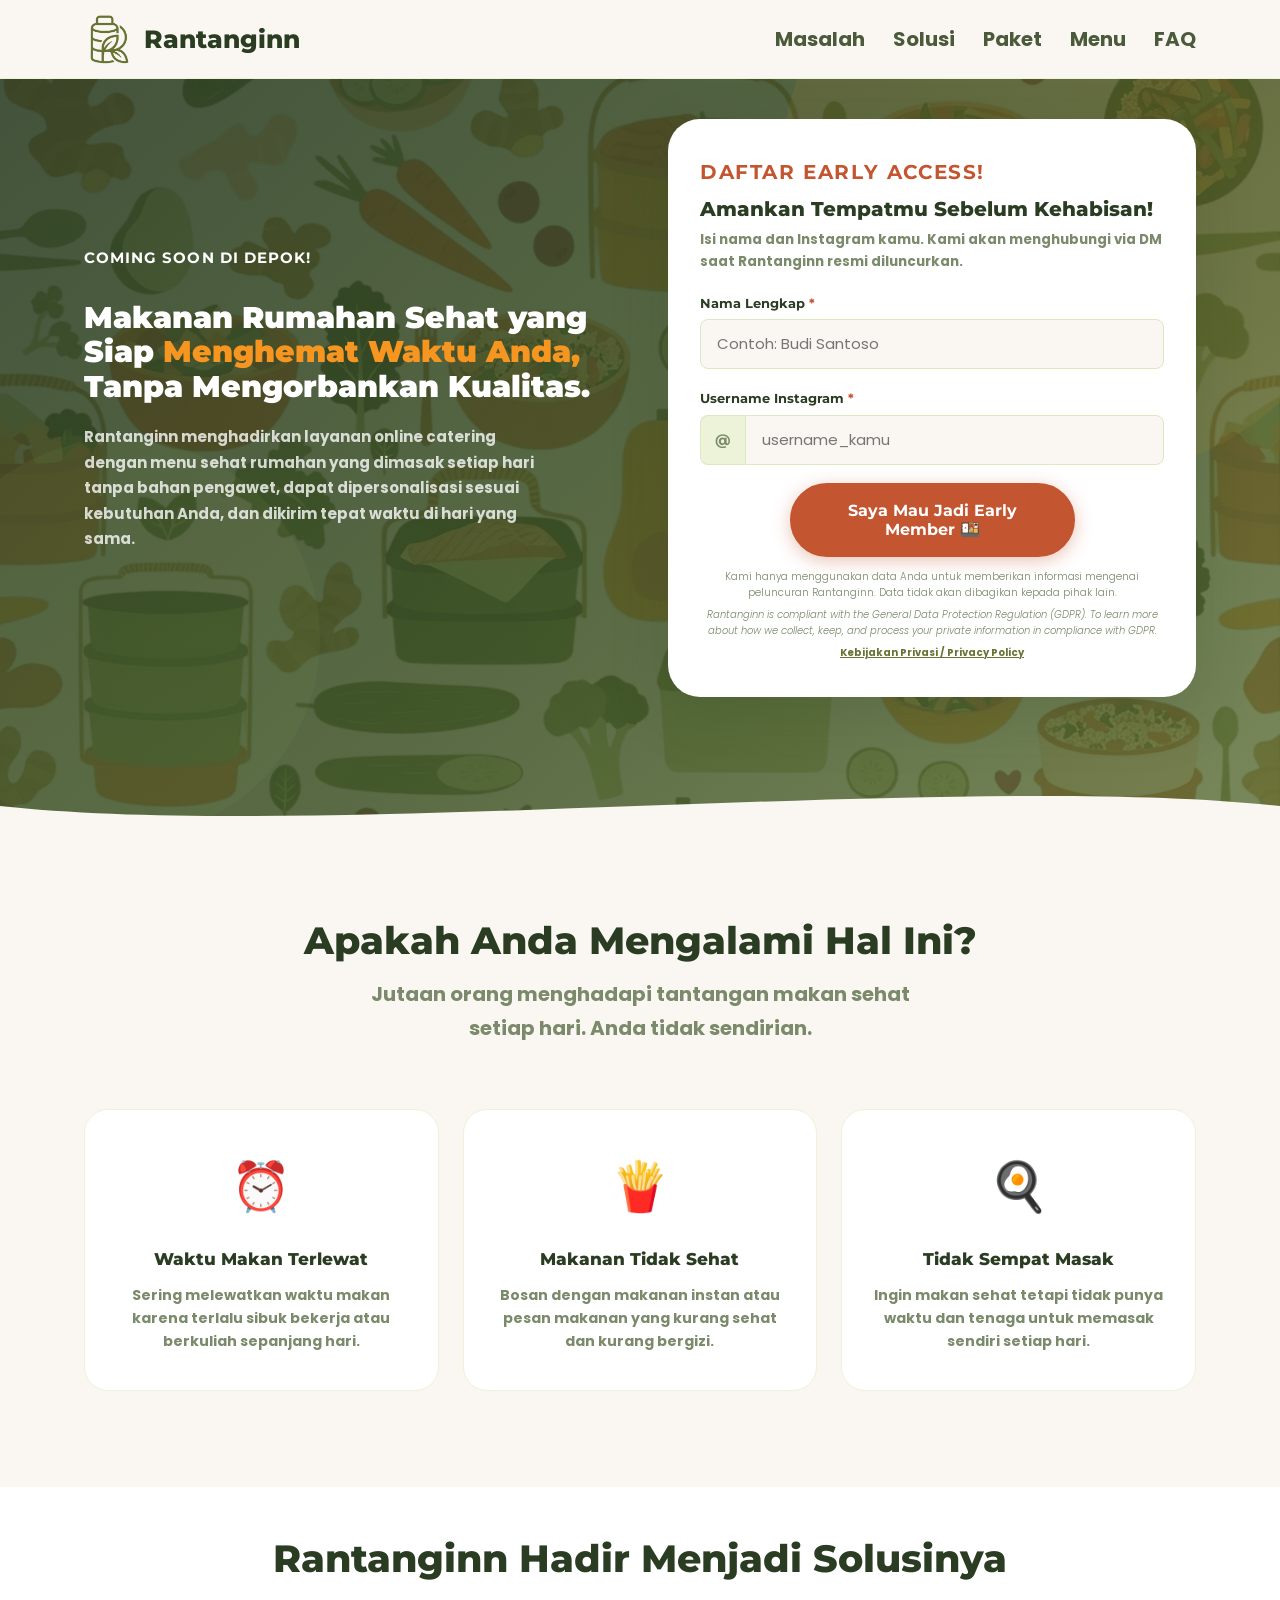
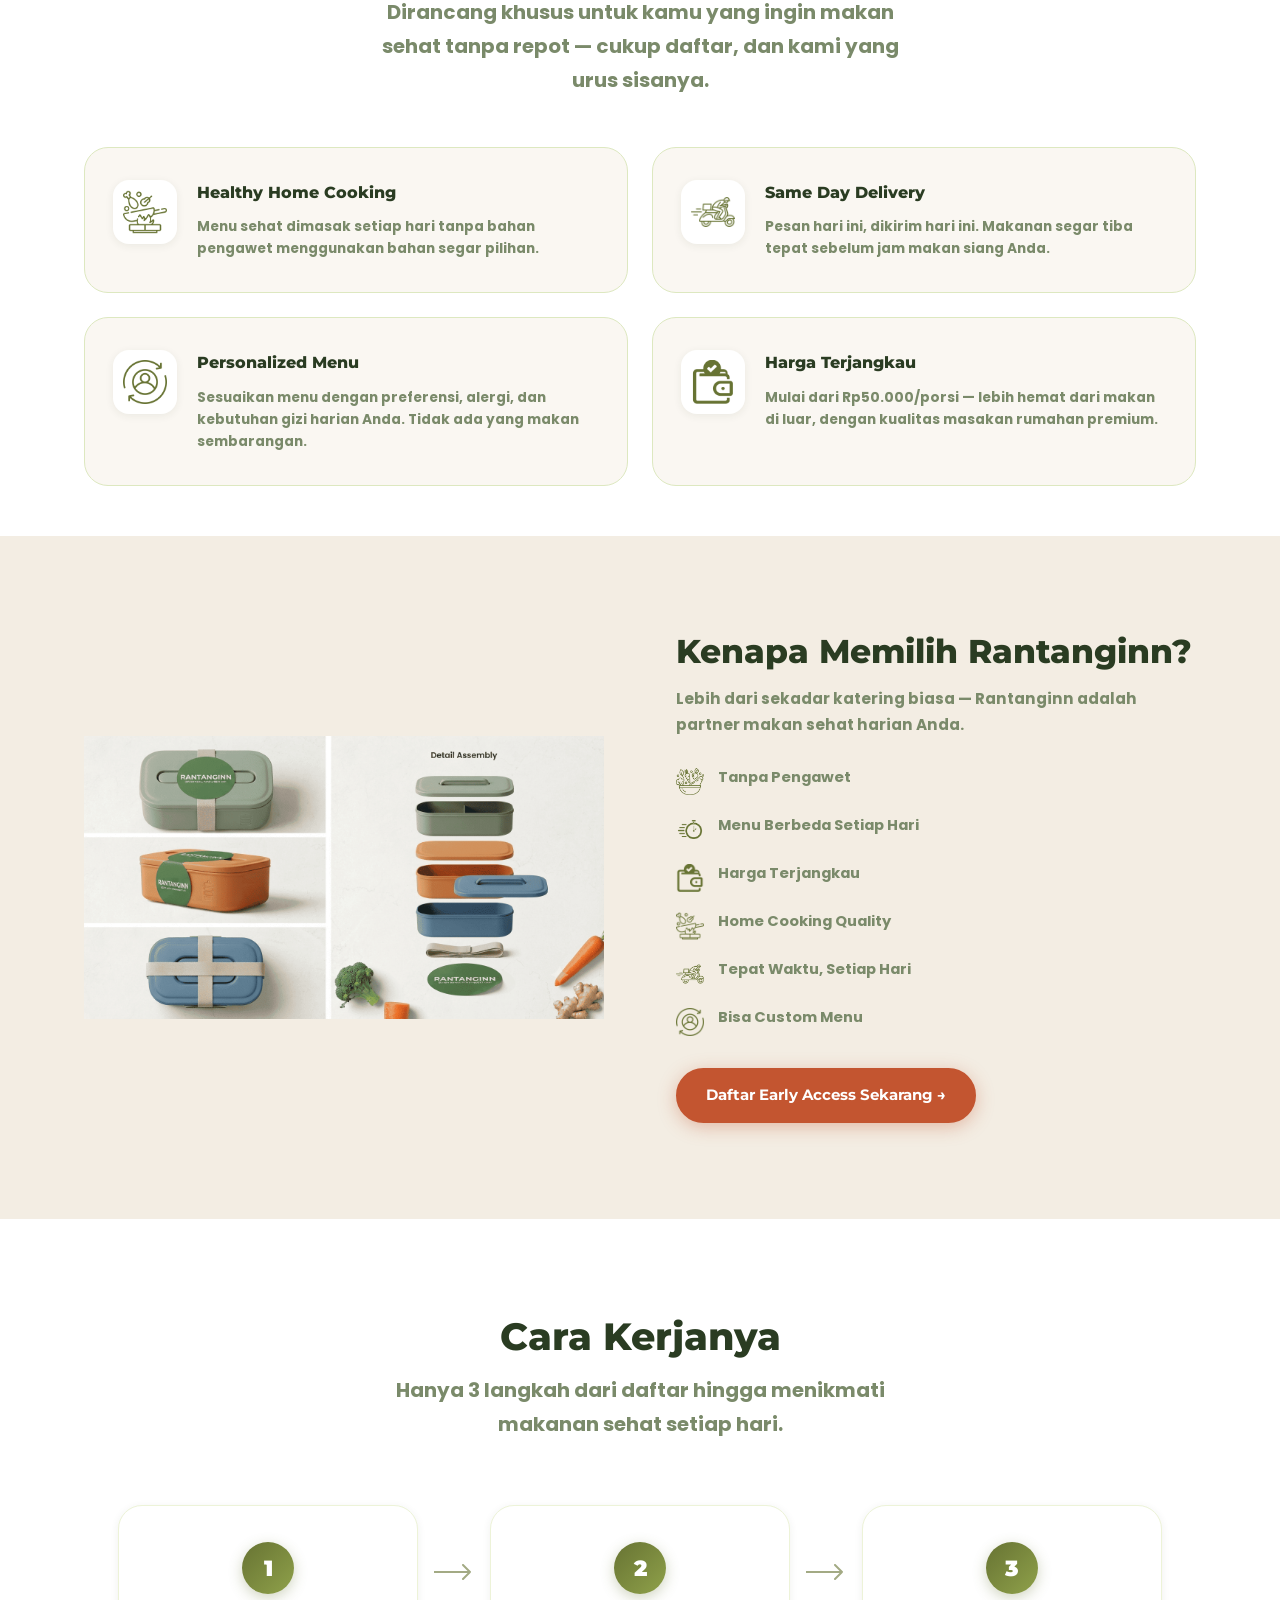
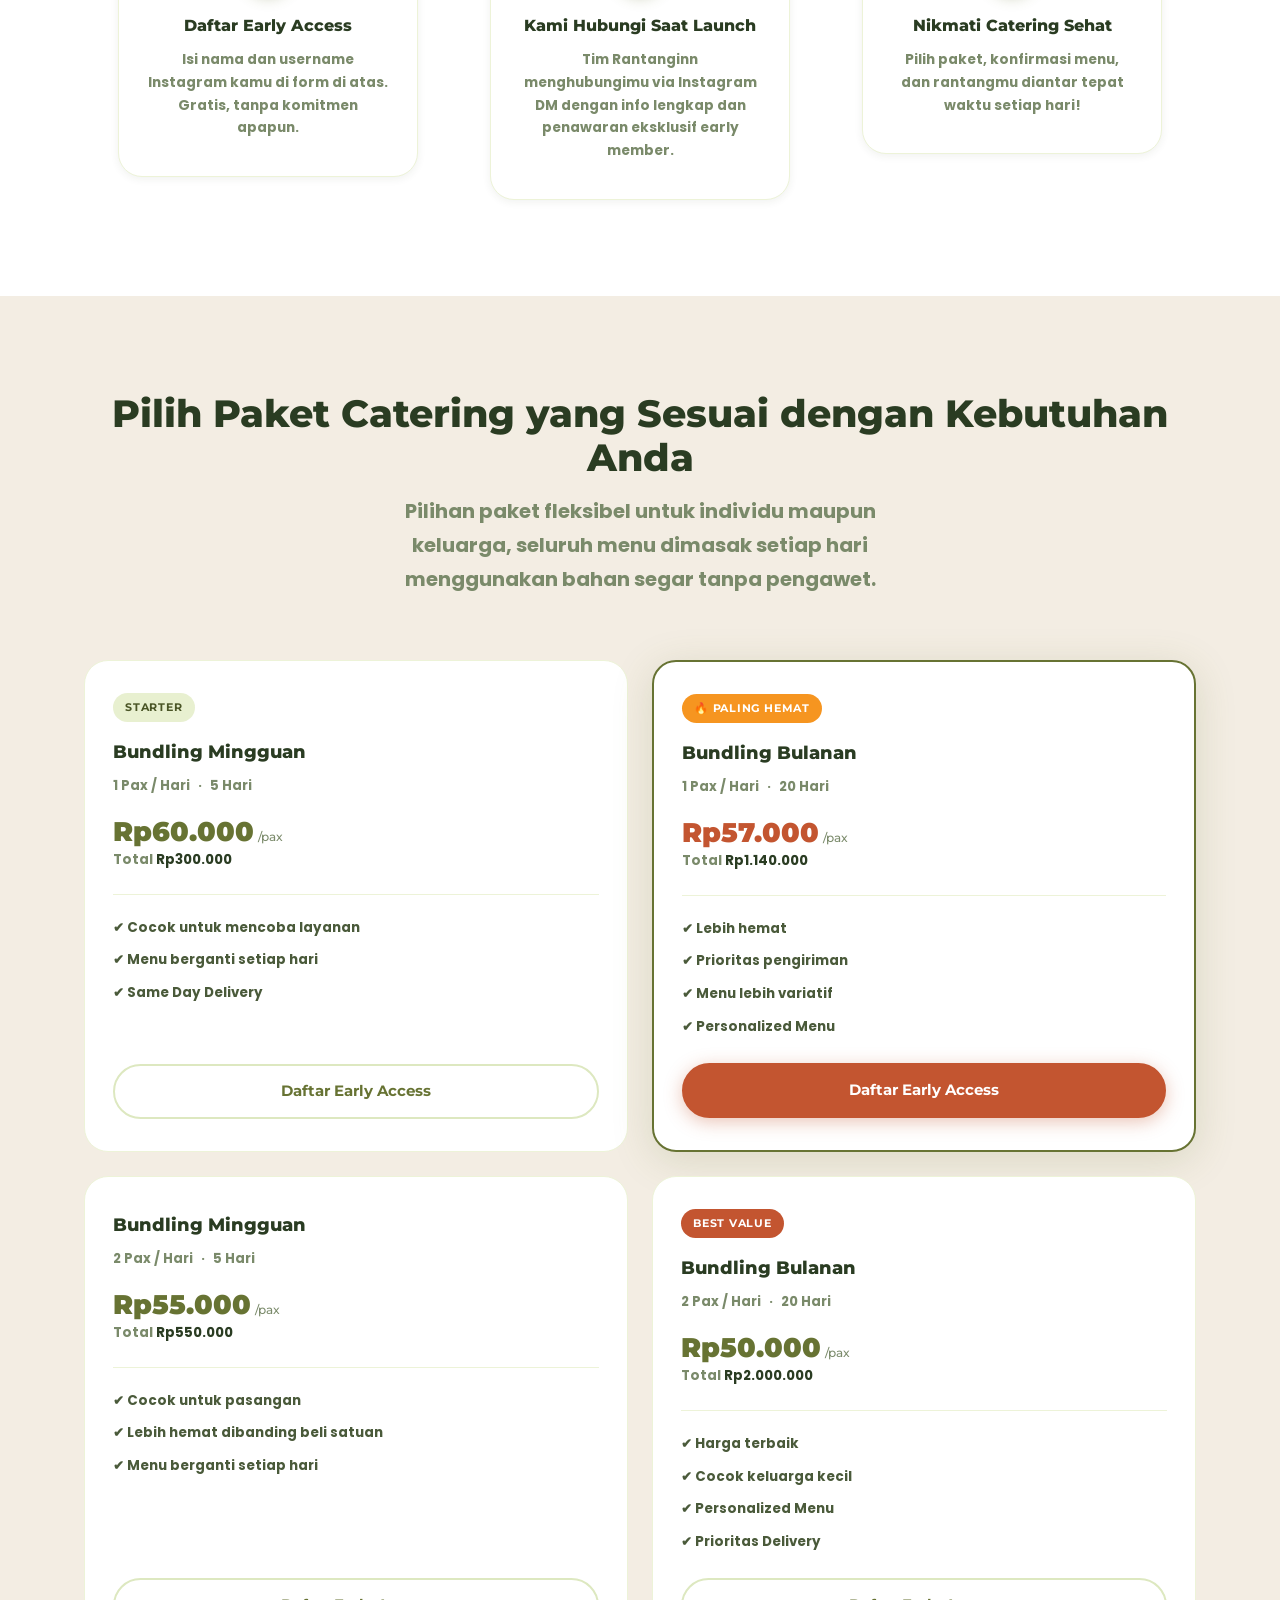
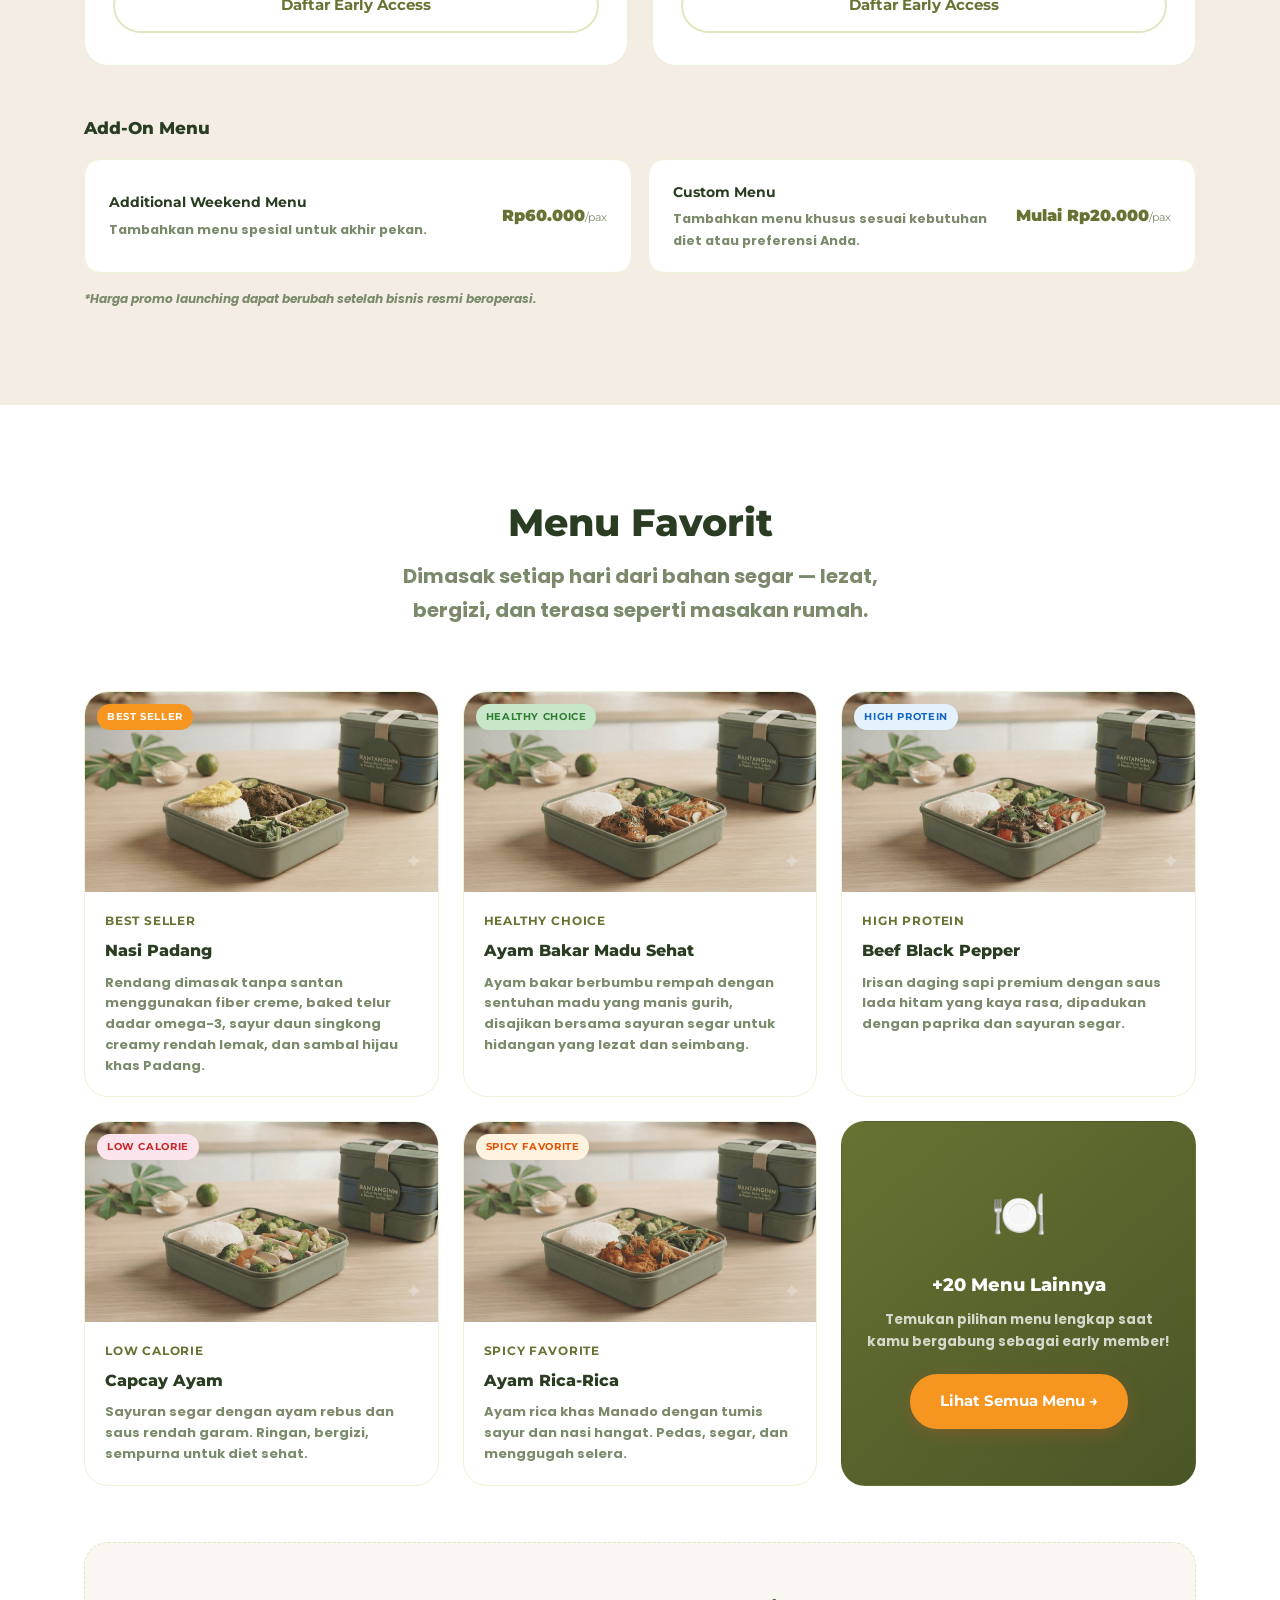
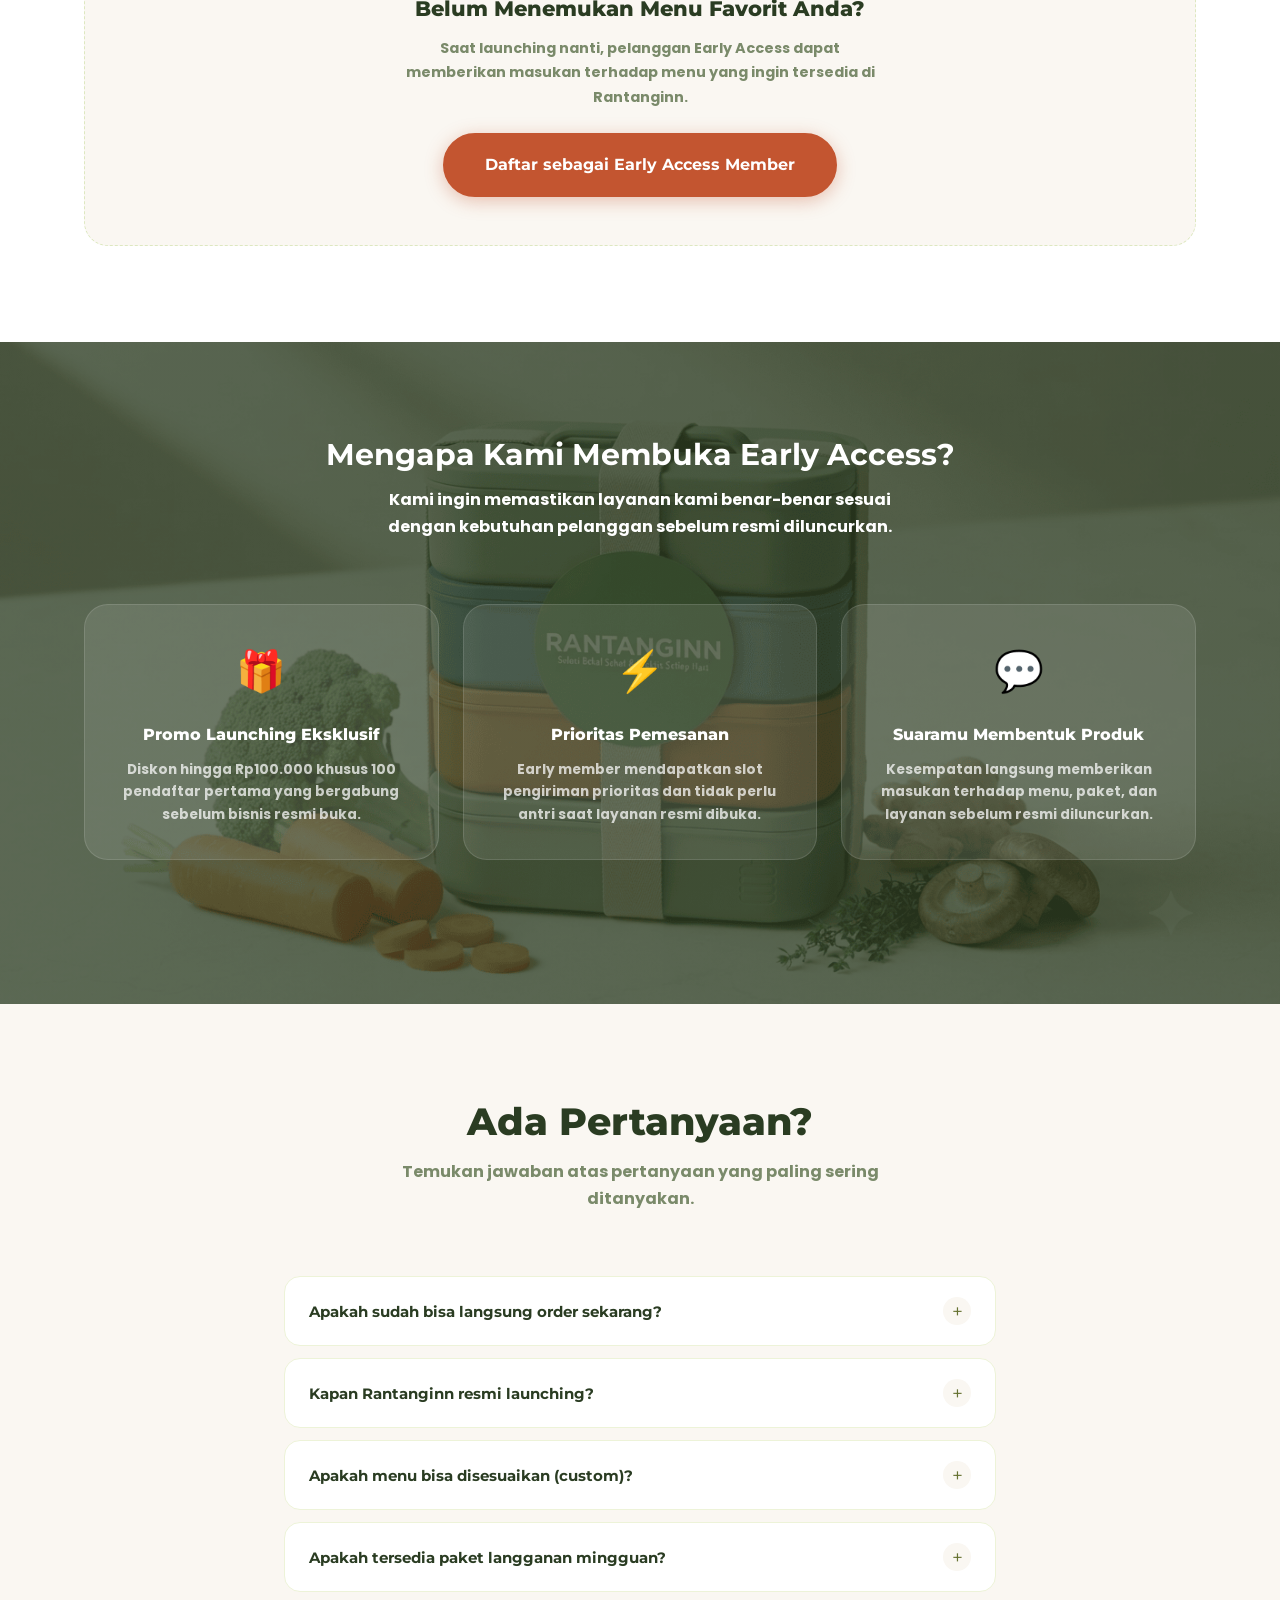
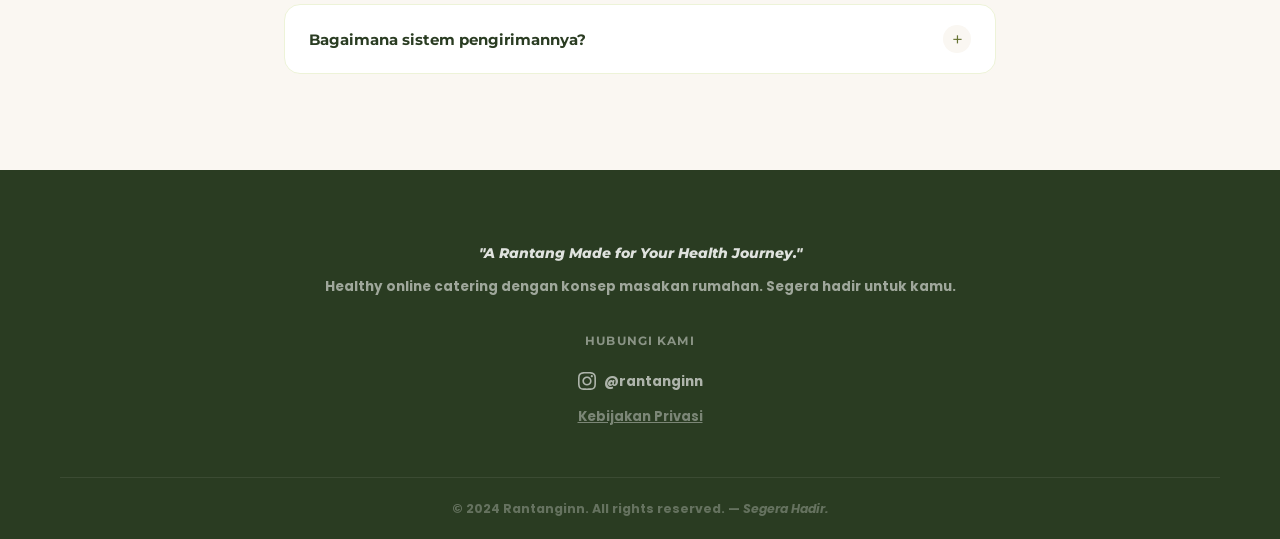
<file: index.html>
<!DOCTYPE html>
<html lang="id" itemscope itemtype="https://schema.org/Organization">
<head>
  <meta charset="UTF-8" />
  <meta name="viewport" content="width=device-width, initial-scale=1.0" />
  <meta http-equiv="X-UA-Compatible" content="IE=edge" />

  <!-- ═══ SEO Meta ═══ -->
  <title>Rantanginn | Healthy Home Cooking Catering (Coming Soon)</title>
  <meta name="description" content="Daftar sekarang sebagai Early Access Member Rantanginn dan dapatkan promo launching eksklusif untuk 100 pelanggan pertama." />
  <meta name="robots" content="index, follow" />
  <link rel="canonical" href="https://rantanginn.com/" />

  <!-- ═══ Open Graph ═══ -->
  <meta property="og:type"        content="website" />
  <meta property="og:title"       content="Rantanginn | Healthy Home Cooking Catering (Coming Soon)" />
  <meta property="og:description" content="Daftar sekarang sebagai Early Access Member Rantanginn dan dapatkan promo launching eksklusif untuk 100 pelanggan pertama." />
  <meta property="og:url"         content="https://rantanginn.com/" />
  <meta property="og:image"       content="https://rantanginn.com/og-image.jpg" />
  <meta property="og:site_name"   content="Rantanginn" />
  <meta property="og:locale"      content="id_ID" />

  <!-- ═══ Twitter Card ═══ -->
  <meta name="twitter:card"        content="summary_large_image" />
  <meta name="twitter:title"       content="Rantanginn | Healthy Home Cooking Catering" />
  <meta name="twitter:description" content="Daftar Early Access dan dapatkan promo launching eksklusif." />
  <meta name="twitter:image"       content="https://rantanginn.com/og-image.jpg" />

  <!-- ═══ Favicon ═══ -->
  <link rel="icon"             type="image/png" sizes="32x32" href="logo png_2.png" />
  <link rel="icon"             type="image/png" sizes="16x16" href="logo png_2.png" />
  <link rel="apple-touch-icon" sizes="180x180"              href="logo png_2.png" />
  <meta name="theme-color" content="#677333" />

  <!-- ═══ Schema.org Organization + LocalBusiness ═══ -->
  <script type="application/ld+json">
  {
    "@context": "https://schema.org",
    "@graph": [
      {
        "@type": "Organization",
        "name": "Rantanginn",
        "url": "https://rantanginn.com",
        "logo": "https://rantanginn.com/logo png_2.png",
        "sameAs": ["https://www.instagram.com/rantanginn"],
        "description": "Healthy online catering with home cooking concept. Same day delivery."
      },
      {
        "@type": "FoodEstablishment",
        "name": "Rantanginn",
        "description": "Layanan katering online sehat dengan konsep masakan rumahan, dikirim hari yang sama.",
        "url": "https://rantanginn.com",
        "servesCuisine": "Indonesian",
        "priceRange": "Rp50.000 – Rp60.000 / porsi",
        "openingHoursSpecification": {
          "@type": "OpeningHoursSpecification",
          "dayOfWeek": ["Monday","Tuesday","Wednesday","Thursday","Friday"]
        }
      }
    ]
  }
  </script>

  <!-- ═══ Fonts ═══ -->
  <link rel="preconnect" href="https://fonts.googleapis.com" />
  <link rel="preconnect" href="https://fonts.gstatic.com" crossorigin />
  <link href="https://fonts.googleapis.com/css2?family=Montserrat:wght@700;800;900&family=Poppins:wght@300;400;500;600&display=swap" rel="stylesheet" />

  <!-- ═══════════════════════════════════════════════════════════
       Google Tag Manager — GTM-5F8ZB35Z
       Snippet ini harus berada seawal mungkin di dalam <head>.
       GA4, Meta Pixel, dan Google Ads dikelola dari dalam GTM.
       ════════════════════════════════════════════════════════ -->
  <script>(function(w,d,s,l,i){w[l]=w[l]||[];w[l].push({'gtm.start':
  new Date().getTime(),event:'gtm.js'});var f=d.getElementsByTagName(s)[0],
  j=d.createElement(s),dl=l!='dataLayer'?'&l='+l:'';j.async=true;j.src=
  'https://www.googletagmanager.com/gtm.js?id='+i+dl;f.parentNode.insertBefore(j,f);
  })(window,document,'script','dataLayer','GTM-5F8ZB35Z');</script>
  <!-- End Google Tag Manager -->

  <link rel="stylesheet" href="style.css" />
</head>
<body>

<!-- ═══════════════════════════════════════════════════════════════
     Google Tag Manager (noscript) — GTM-5F8ZB35Z
     Wajib dipasang tepat setelah tag <body> dibuka.
     Berfungsi untuk browser yang menonaktifkan JavaScript.
     ════════════════════════════════════════════════════════════ -->
<noscript><iframe src="https://www.googletagmanager.com/ns.html?id=GTM-5F8ZB35Z"
height="0" width="0" style="display:none;visibility:hidden"></iframe></noscript>
<!-- End Google Tag Manager (noscript) -->

<!-- ═══════════════════════════ NAVBAR ═══════════════════════════ -->
<header class="navbar" role="banner">
  <div class="container navbar__inner">
    <a href="#hero" class="navbar__brand" aria-label="Rantanginn Home">
      <img src="logo png_2 copy.png" alt="Rantanginn Logo" class="navbar__logo" width="50" height="50" loading="eager" />
      <span class="navbar__name">Rantanginn</span>
    </a>
    <nav class="navbar__links" aria-label="Main navigation">
      <a href="#problem">Masalah</a>
      <a href="#solution">Solusi</a>
      <a href="#pricing">Paket</a>
      <a href="#menu">Menu</a>
      <a href="#faq">FAQ</a>
    </nav>
    <button class="navbar__burger" aria-label="Buka menu" aria-expanded="false" id="burgerBtn">
      <span></span><span></span><span></span>
    </button>
  </div>
  <!-- Mobile menu -->
  <div class="navbar__mobile" id="mobileMenu" hidden>
    <a href="#problem"  class="navbar__mobile-link">Masalah</a>
    <a href="#solution" class="navbar__mobile-link">Solusi</a>
    <a href="#pricing"  class="navbar__mobile-link">Paket</a>
    <a href="#menu"     class="navbar__mobile-link">Menu</a>
    <a href="#faq"      class="navbar__mobile-link">FAQ</a>
    <a href="#hero" class="btn btn--cta btn--full" data-track="cta_click" data-label="navbar-mobile">Daftar Early Access</a>
  </div>
</header>

<!-- ═══════════════════════════════════════════════════════════════
     HERO — Lead Form Above The Fold
     ════════════════════════════════════════════════════════════ -->
<section class="hero" id="hero" aria-labelledby="heroHeadline">
  <!-- Organic background blobs -->
  <div class="hero__blob hero__blob--1" aria-hidden="true"></div>
  <div class="hero__blob hero__blob--2" aria-hidden="true"></div>

  <div class="container hero__inner">

    <!-- LEFT: Copywriting -->
    <div class="hero__copy">
      <span class="hero__label-coming-soon">COMING SOON DI DEPOK!</span>

      <h1 class="hero__headline" id="heroHeadline">
        Makanan Rumahan Sehat yang Siap <span class="text-accent">Menghemat Waktu Anda,</span> Tanpa Mengorbankan Kualitas.
      </h1>

      <p class="hero__sub">
        Rantanginn menghadirkan layanan online catering dengan menu sehat rumahan yang dimasak setiap hari tanpa bahan pengawet, dapat dipersonalisasi sesuai kebutuhan Anda, dan dikirim tepat waktu di hari yang sama.
      </p>

    </div>

    <!-- RIGHT: Lead Form Card -->
    <div class="hero__form-card" id="leadForm">

      <div class="form-card__header">
        <p class="form-card__eyebrow">Daftar Early Access!</p>
        <h2 class="form-card__title">Amankan Tempatmu Sebelum Kehabisan!</h2>
        <p class="form-card__sub">Isi nama dan Instagram kamu. Kami akan menghubungi via DM saat Rantanginn resmi diluncurkan.</p>
      </div>

      <form class="lead-form" id="orderForm" novalidate aria-label="Formulir Early Access">
        <div class="form-group">
          <label for="name">Nama Lengkap <span class="required" aria-label="wajib diisi">*</span></label>
          <input type="text" id="name" name="name" placeholder="Contoh: Budi Santoso"
                 required autocomplete="name" aria-describedby="nameError" />
          <span class="form-error" id="nameError" role="alert">Nama tidak boleh kosong.</span>
        </div>

        <div class="form-group">
          <label for="instagram">Username Instagram <span class="required" aria-label="wajib diisi">*</span></label>
          <div class="input-prefix-wrap">
            <span class="input-prefix" aria-hidden="true">@</span>
            <input type="text" id="instagram" name="instagram" placeholder="username_kamu"
                   required autocomplete="off" aria-describedby="igError" />
          </div>
          <span class="form-error" id="igError" role="alert">Username Instagram tidak boleh kosong.</span>
        </div>

        <button type="submit" class="btn btn--cta btn--full btn--lg" id="submitBtn"
                data-track="form_submit" aria-label="Submit formulir early access">
          <span class="btn-text">Saya Mau Jadi Early Member 🍱</span>
          <span class="btn-loading" hidden aria-live="polite">Mendaftarkan kamu...</span>
        </button>

        <!-- Privacy Policy below form -->
        <div class="form-privacy">
          <p>Kami hanya menggunakan data Anda untuk memberikan informasi mengenai peluncuran Rantanginn. Data tidak akan dibagikan kepada pihak lain.</p>
          <p><em>Rantanginn is compliant with the General Data Protection Regulation (GDPR). To learn more about how we collect, keep, and process your private information in compliance with GDPR.</em></p>
          <p>
            <button type="button" class="privacy-trigger privacy-trigger--bold" id="openPrivacy" aria-haspopup="dialog">
              Kebijakan Privasi / Privacy Policy
            </button>
          </p>
        </div>
      </form>

      <!-- Success state (replaces form after submit) -->
      <div class="form-success" id="formSuccess" hidden role="status" aria-live="polite">
        <div class="form-success__icon" aria-hidden="true">🎉</div>
        <h3>Terima Kasih!</h3>
        <p>Anda berhasil masuk ke daftar Early Access Rantanginn.<br />Kami akan menghubungi Anda saat layanan resmi dibuka.</p>
        <button class="btn btn--outline" id="closeSuccessBtn">Tutup</button>
      </div>
    </div>

  </div><!-- /.hero__inner -->

  <div class="hero__wave" aria-hidden="true">
    <svg viewBox="0 0 1440 80" preserveAspectRatio="none" xmlns="http://www.w3.org/2000/svg">
      <path d="M0,40 C360,80 1080,0 1440,40 L1440,80 L0,80 Z" fill="#faf7f2"/>
    </svg>
  </div>
</section>

<!-- ═══════════════════════════ PROBLEM SECTION ═══════════════════════════ -->
<section class="section section--light" id="problem" aria-labelledby="problemTitle" style="padding-top: 80px;">
  <div class="container">
    <div class="section-header">
      <h2 id="problemTitle">Apakah Anda Mengalami Hal Ini?</h2>
      <p>Jutaan orang menghadapi tantangan makan sehat setiap hari. Anda tidak sendirian.</p>
    </div>
    <div class="problem__grid">
      <div class="problem-card">
        <div class="problem-card__icon" aria-hidden="true">⏰</div>
        <h3>Waktu Makan Terlewat</h3>
        <p>Sering melewatkan waktu makan karena terlalu sibuk bekerja atau berkuliah sepanjang hari.</p>
      </div>
      <div class="problem-card">
        <div class="problem-card__icon" aria-hidden="true">🍟</div>
        <h3>Makanan Tidak Sehat</h3>
        <p>Bosan dengan makanan instan atau pesan makanan yang kurang sehat dan kurang bergizi.</p>
      </div>
      <div class="problem-card">
        <div class="problem-card__icon" aria-hidden="true">🍳</div>
        <h3>Tidak Sempat Masak</h3>
        <p>Ingin makan sehat tetapi tidak punya waktu dan tenaga untuk memasak sendiri setiap hari.</p>
      </div>
    </div>
  </div>
</section>

<!-- ═══════════════════════════ SOLUTION SECTION ═══════════════════════════ -->
<section class="section section--white" id="solution" aria-labelledby="solutionTitle" style="padding-top: 50px;">
  <div class="container">
    <div class="section-header">
      <h2 id="solutionTitle">Rantanginn Hadir Menjadi Solusinya</h2>
      <p>Dirancang khusus untuk kamu yang ingin makan sehat tanpa repot — cukup daftar, dan kami yang urus sisanya.</p>
    </div>
    <div class="solution__grid">
      <div class="solution-card">
        <div class="solution-card__icon">
          <img src="ICON_HOME COOKING.png" alt="" aria-hidden="true" loading="lazy" width="48" height="48" />
        </div>
        <div class="solution-card__body">
          <h3>Healthy Home Cooking</h3>
          <p>Menu sehat dimasak setiap hari tanpa bahan pengawet menggunakan bahan segar pilihan.</p>
        </div>
      </div>
      <div class="solution-card">
        <div class="solution-card__icon">
          <img src="ICON_FAST DELIVERY.png" alt="" aria-hidden="true" loading="lazy" width="48" height="48" />
        </div>
        <div class="solution-card__body">
          <h3>Same Day Delivery</h3>
          <p>Pesan hari ini, dikirim hari ini. Makanan segar tiba tepat sebelum jam makan siang Anda.</p>
        </div>
      </div>
      <div class="solution-card">
        <div class="solution-card__icon">
          <img src="ICON_PERSONALIZATION.png" alt="" aria-hidden="true" loading="lazy" width="48" height="48" />
        </div>
        <div class="solution-card__body">
          <h3>Personalized Menu</h3>
          <p>Sesuaikan menu dengan preferensi, alergi, dan kebutuhan gizi harian Anda. Tidak ada yang makan sembarangan.</p>
        </div>
      </div>
      <div class="solution-card">
        <div class="solution-card__icon">
          <img src="ICON_AFFORDABILITY.png" alt="" aria-hidden="true" loading="lazy" width="48" height="48" />
        </div>
        <div class="solution-card__body">
          <h3>Harga Terjangkau</h3>
          <p>Mulai dari Rp50.000/porsi — lebih hemat dari makan di luar, dengan kualitas masakan rumahan premium.</p>
        </div>
      </div>
    </div>
  </div>
</section>

<!-- ═══════════════════════════ BENEFIT SECTION ═══════════════════════════ -->
<section class="section section--beige" id="benefit" aria-labelledby="benefitTitle">
  <div class="container">
    <div class="benefit__inner">
      <div class="benefit__image">
        <img src="PACKAGING.png" alt="Kemasan premium Rantanginn" loading="lazy" width="520" height="420" />
      </div>
      <div class="benefit__content">
        <h2 id="benefitTitle">Kenapa Memilih Rantanginn?</h2>
        <p class="benefit__lead">Lebih dari sekadar katering biasa — Rantanginn adalah partner makan sehat harian Anda.</p>
        <ul class="benefit__list" aria-label="Daftar keunggulan Rantanginn">
          <li>
            <img src="ICON_NATURAL FOOD.png" alt="" aria-hidden="true" loading="lazy" width="28" height="28" />
            <div><p>Tanpa Pengawet</p></div>
          </li>
          <li>
            <img src="ICON_TIME EFFICIENCY.png" alt="" aria-hidden="true" loading="lazy" width="28" height="28" />
            <div><p>Menu Berbeda Setiap Hari</p></div>
          </li>
          <li>
            <img src="ICON_AFFORDABILITY.png" alt="" aria-hidden="true" loading="lazy" width="28" height="28" />
            <div><p>Harga Terjangkau</p></div>
          </li>
          <li>
            <img src="ICON_HOME COOKING.png" alt="" aria-hidden="true" loading="lazy" width="28" height="28" />
            <div><p>Home Cooking Quality</p></div>
          </li>
          <li>
            <img src="ICON_FAST DELIVERY.png" alt="" aria-hidden="true" loading="lazy" width="28" height="28" />
            <div><p>Tepat Waktu, Setiap Hari</p></div>
          </li>
          <li>
            <img src="ICON_PERSONALIZATION.png" alt="" aria-hidden="true" loading="lazy" width="28" height="28" />
            <div><p>Bisa Custom Menu</p></div>
          </li>
        </ul>
        <a href="#leadForm" class="btn btn--cta" data-track="cta_click" data-label="benefit">
          Daftar Early Access Sekarang →
        </a>
      </div>
    </div>
  </div>
</section>

<!-- ═══════════════════════════ HOW IT WORKS ═══════════════════════════ -->
<section class="section section--white" id="how" aria-labelledby="howTitle">
  <div class="container">
    <div class="section-header">
      <h2 id="howTitle">Cara Kerjanya</h2>
      <p>Hanya 3 langkah dari daftar hingga menikmati makanan sehat setiap hari.</p>
    </div>
    <div class="how__timeline">
      <div class="how-step">
        <div class="how-step__num" aria-hidden="true">1</div>
        <div class="how-step__body">
          <h3>Daftar Early Access</h3>
          <p>Isi nama dan username Instagram kamu di form di atas. Gratis, tanpa komitmen apapun.</p>
        </div>
      </div>
      <div class="how__arrow" aria-hidden="true">
        <svg width="40" height="16" viewBox="0 0 40 16" fill="none"><path d="M0 8h36m0 0-7-7m7 7-7 7" stroke="#677333" stroke-width="2" stroke-linecap="round"/></svg>
      </div>
      <div class="how-step">
        <div class="how-step__num" aria-hidden="true">2</div>
        <div class="how-step__body">
          <h3>Kami Hubungi Saat Launch</h3>
          <p>Tim Rantanginn menghubungimu via Instagram DM dengan info lengkap dan penawaran eksklusif early member.</p>
        </div>
      </div>
      <div class="how__arrow" aria-hidden="true">
        <svg width="40" height="16" viewBox="0 0 40 16" fill="none"><path d="M0 8h36m0 0-7-7m7 7-7 7" stroke="#677333" stroke-width="2" stroke-linecap="round"/></svg>
      </div>
      <div class="how-step">
        <div class="how-step__num" aria-hidden="true">3</div>
        <div class="how-step__body">
          <h3>Nikmati Catering Sehat</h3>
          <p>Pilih paket, konfirmasi menu, dan rantangmu diantar tepat waktu setiap hari!</p>
        </div>
      </div>
    </div>
  </div>
</section>

<!-- ═══════════════════════════ PRICING SECTION ═══════════════════════════ -->
<section class="section section--beige" id="pricing" aria-labelledby="pricingTitle">
  <div class="container">
    <div class="section-header">
      <h2 id="pricingTitle">Pilih Paket Catering yang Sesuai dengan Kebutuhan Anda</h2>
      <p>Pilihan paket fleksibel untuk individu maupun keluarga, seluruh menu dimasak setiap hari menggunakan bahan segar tanpa pengawet.</p>
    </div>
    <div class="pricing__grid">

      <!-- Card 1 -->
      <div class="pricing-card">
        <div class="pricing-card__badge badge--starter">Starter</div>
        <h3 class="pricing-card__name">Bundling Mingguan</h3>
        <div class="pricing-card__detail">
          <span>1 Pax / Hari</span><span>·</span><span>5 Hari</span>
        </div>
        <div class="pricing-card__price">
          <span class="price-per">Rp60.000<small>/pax</small></span>
          <span class="price-total">Total <strong>Rp300.000</strong></span>
        </div>
        <ul class="pricing-card__benefits">
          <li>✔ Cocok untuk mencoba layanan</li>
          <li>✔ Menu berganti setiap hari</li>
          <li>✔ Same Day Delivery</li>
        </ul>
        <a href="#leadForm" class="btn btn--outline-green btn--full" data-track="cta_click" data-label="pricing-1">
          Daftar Early Access
        </a>
      </div>

      <!-- Card 2 — FEATURED -->
      <div class="pricing-card pricing-card--featured">
        <div class="pricing-card__badge badge--popular">🔥 Paling Hemat</div>
        <h3 class="pricing-card__name">Bundling Bulanan</h3>
        <div class="pricing-card__detail">
          <span>1 Pax / Hari</span><span>·</span><span>20 Hari</span>
        </div>
        <div class="pricing-card__price">
          <span class="price-per">Rp57.000<small>/pax</small></span>
          <span class="price-total">Total <strong>Rp1.140.000</strong></span>
        </div>
        <ul class="pricing-card__benefits">
          <li>✔ Lebih hemat</li>
          <li>✔ Prioritas pengiriman</li>
          <li>✔ Menu lebih variatif</li>
          <li>✔ Personalized Menu</li>
        </ul>
        <a href="#leadForm" class="btn btn--cta btn--full" data-track="cta_click" data-label="pricing-2">
          Daftar Early Access
        </a>
      </div>

      <!-- Card 3 -->
      <div class="pricing-card">
        <h3 class="pricing-card__name">Bundling Mingguan</h3>
        <div class="pricing-card__detail">
          <span>2 Pax / Hari</span><span>·</span><span>5 Hari</span>
        </div>
        <div class="pricing-card__price">
          <span class="price-per">Rp55.000<small>/pax</small></span>
          <span class="price-total">Total <strong>Rp550.000</strong></span>
        </div>
        <ul class="pricing-card__benefits">
          <li>✔ Cocok untuk pasangan</li>
          <li>✔ Lebih hemat dibanding beli satuan</li>
          <li>✔ Menu berganti setiap hari</li>
        </ul>
        <a href="#leadForm" class="btn btn--outline-green btn--full" data-track="cta_click" data-label="pricing-3">
          Daftar Early Access
        </a>
      </div>

      <!-- Card 4 -->
      <div class="pricing-card">
        <div class="pricing-card__badge badge--value">Best Value</div>
        <h3 class="pricing-card__name">Bundling Bulanan</h3>
        <div class="pricing-card__detail">
          <span>2 Pax / Hari</span><span>·</span><span>20 Hari</span>
        </div>
        <div class="pricing-card__price">
          <span class="price-per">Rp50.000<small>/pax</small></span>
          <span class="price-total">Total <strong>Rp2.000.000</strong></span>
        </div>
        <ul class="pricing-card__benefits">
          <li>✔ Harga terbaik</li>
          <li>✔ Cocok keluarga kecil</li>
          <li>✔ Personalized Menu</li>
          <li>✔ Prioritas Delivery</li>
        </ul>
        <a href="#leadForm" class="btn btn--outline-green btn--full" data-track="cta_click" data-label="pricing-4">
          Daftar Early Access
        </a>
      </div>

    </div><!-- /.pricing__grid -->

    <!-- Add-On -->
    <div class="addon__section">
      <h3 class="addon__title">Add-On Menu</h3>
      <div class="addon__grid">
        <div class="addon-card">
          <div class="addon-card__info">
            <h4>Additional Weekend Menu</h4>
            <p>Tambahkan menu spesial untuk akhir pekan.</p>
          </div>
          <div class="addon-card__price">Rp60.000<small>/pax</small></div>
        </div>
        <div class="addon-card">
          <div class="addon-card__info">
            <h4>Custom Menu</h4>
            <p>Tambahkan menu khusus sesuai kebutuhan diet atau preferensi Anda.</p>
          </div>
          <div class="addon-card__price">Mulai Rp20.000<small>/pax</small></div>
        </div>
      </div>
      <p class="pricing__disclaimer">*Harga promo launching dapat berubah setelah bisnis resmi beroperasi.</p>
    </div>

  </div>
</section>

<!-- ═══════════════════════════ MENU PREVIEW ═══════════════════════════ -->
<section class="section section--white" id="menu" aria-labelledby="menuTitle">
  <div class="container">
    <div class="section-header">
      <h2 id="menuTitle">Menu Favorit</h2>
      <p>Dimasak setiap hari dari bahan segar — lezat, bergizi, dan terasa seperti masakan rumah.</p>
    </div>
    <div class="menu__grid">

      <article class="menu-card">
        <div class="menu-card__img-wrap">
          <img src="MENU_RENDANG.png" alt="Nasi Padang" loading="lazy" width="360" height="220" />
          <span class="menu-card__badge badge--bestseller">Best Seller</span>
        </div>
        <div class="menu-card__body">
          <span class="menu-card__category">Best Seller</span>
          <h3>Nasi Padang</h3>
          <p>Rendang dimasak tanpa santan menggunakan fiber creme, baked telur dadar omega-3, sayur daun singkong creamy rendah lemak, dan sambal hijau khas Padang.</p>
        </div>
      </article>

      <article class="menu-card">
        <div class="menu-card__img-wrap">
          <img src="MENU_AYAM BAKAR.png" alt="Ayam Bakar Madu Sehat" loading="lazy" width="360" height="220" />
          <span class="menu-card__badge badge--healthy">Healthy Choice</span>
        </div>
        <div class="menu-card__body">
          <span class="menu-card__category">Healthy Choice</span>
          <h3>Ayam Bakar Madu Sehat</h3>
          <p>Ayam bakar berbumbu rempah dengan sentuhan madu yang manis gurih, disajikan bersama sayuran segar untuk hidangan yang lezat dan seimbang.</p>
        </div>
      </article>

      <article class="menu-card">
        <div class="menu-card__img-wrap">
          <img src="MENU_BLACKPAPPER.png" alt="Beef Black Pepper" loading="lazy" width="360" height="220" />
          <span class="menu-card__badge badge--protein">High Protein</span>
        </div>
        <div class="menu-card__body">
          <span class="menu-card__category">High Protein</span>
          <h3>Beef Black Pepper</h3>
          <p>Irisan daging sapi premium dengan saus lada hitam yang kaya rasa, dipadukan dengan paprika dan sayuran segar.</p>
        </div>
      </article>

      <article class="menu-card">
        <div class="menu-card__img-wrap">
          <img src="MENU_CAPCAY.png" alt="Capcay Ayam" loading="lazy" width="360" height="220" />
          <span class="menu-card__badge badge--lowcal">Low Calorie</span>
        </div>
        <div class="menu-card__body">
          <span class="menu-card__category">Low Calorie</span>
          <h3>Capcay Ayam</h3>
          <p>Sayuran segar dengan ayam rebus dan saus rendah garam. Ringan, bergizi, sempurna untuk diet sehat.</p>
        </div>
      </article>

      <article class="menu-card">
        <div class="menu-card__img-wrap">
          <img src="MENU_AYAM RICA RICA.png" alt="Ayam Rica-Rica" loading="lazy" width="360" height="220" />
          <span class="menu-card__badge badge--spicy">Spicy Favorite</span>
        </div>
        <div class="menu-card__body">
          <span class="menu-card__category">Spicy Favorite</span>
          <h3>Ayam Rica-Rica</h3>
          <p>Ayam rica khas Manado dengan tumis sayur dan nasi hangat. Pedas, segar, dan menggugah selera.</p>
        </div>
      </article>

      <article class="menu-card menu-card--cta">
        <div class="menu-card__more">
          <span class="menu-card__more-icon" aria-hidden="true">🍽️</span>
          <h3>+20 Menu Lainnya</h3>
          <p>Temukan pilihan menu lengkap saat kamu bergabung sebagai early member!</p>
          <a href="#leadForm" class="btn btn--cta" data-track="cta_click" data-label="menu-more">
            Lihat Semua Menu →
          </a>
        </div>
      </article>

    </div><!-- /.menu__grid -->

    <div class="menu__bottom-cta">
      <h3>Belum Menemukan Menu Favorit Anda?</h3>
      <p>Saat launching nanti, pelanggan Early Access dapat memberikan masukan terhadap menu yang ingin tersedia di Rantanginn.</p>
      <a href="#leadForm" class="btn btn--cta btn--lg" data-track="cta_click" data-label="menu-cta">
        Daftar sebagai Early Access Member
      </a>
    </div>
  </div>
</section>

<!-- ═══════════════════════════ SOCIAL PROOF / EARLY ACCESS WHY ═══════════════════ -->
<section class="section section--green section--proof-bg" id="social-proof" aria-labelledby="proofTitle">
  <div class="container">
    <div class="section-header section-header--light">
      <h2 id="proofTitle">Mengapa Kami Membuka Early Access?</h2>
      <p>Kami ingin memastikan layanan kami benar-benar sesuai dengan kebutuhan pelanggan sebelum resmi diluncurkan.</p>
    </div>
    <div class="proof__grid">
      <div class="proof-card">
        <div class="proof-card__icon" aria-hidden="true">🎁</div>
        <h3>Promo Launching Eksklusif</h3>
        <p>Diskon hingga Rp100.000 khusus 100 pendaftar pertama yang bergabung sebelum bisnis resmi buka.</p>
      </div>
      <div class="proof-card">
        <div class="proof-card__icon" aria-hidden="true">⚡</div>
        <h3>Prioritas Pemesanan</h3>
        <p>Early member mendapatkan slot pengiriman prioritas dan tidak perlu antri saat layanan resmi dibuka.</p>
      </div>
      <div class="proof-card">
        <div class="proof-card__icon" aria-hidden="true">💬</div>
        <h3>Suaramu Membentuk Produk</h3>
        <p>Kesempatan langsung memberikan masukan terhadap menu, paket, dan layanan sebelum resmi diluncurkan.</p>
      </div>
    </div>
  </div>
</section>

<!-- ═══════════════════════════ FAQ SECTION ═══════════════════════════ -->
<section class="section section--light" id="faq" aria-labelledby="faqTitle">
  <div class="container faq__container">
    <div class="section-header">
      <h2 id="faqTitle">Ada Pertanyaan?</h2>
      <p>Temukan jawaban atas pertanyaan yang paling sering ditanyakan.</p>
    </div>
    <div class="faq__list" role="list">

      <div class="faq-item" role="listitem">
        <button class="faq-item__q" aria-expanded="false" aria-controls="faq1">
          Apakah sudah bisa langsung order sekarang?
          <span class="faq-item__icon" aria-hidden="true">+</span>
        </button>
        <div class="faq-item__a" id="faq1" hidden>
          <p>Belum. Saat ini Rantanginn masih dalam tahap validasi bisnis dan akan segera diluncurkan. Dengan mendaftar sekarang, Anda akan menjadi yang pertama dihubungi saat kami siap beroperasi dan mendapatkan promo eksklusif.</p>
        </div>
      </div>

      <div class="faq-item" role="listitem">
        <button class="faq-item__q" aria-expanded="false" aria-controls="faq2">
          Kapan Rantanginn resmi launching?
          <span class="faq-item__icon" aria-hidden="true">+</span>
        </button>
        <div class="faq-item__a" id="faq2" hidden>
          <p>Kami sedang mempersiapkan peluncuran resmi dalam waktu dekat. Semua pendaftar early access akan mendapatkan notifikasi pertama via Instagram DM sebelum kami mengumumkan ke publik.</p>
        </div>
      </div>

      <div class="faq-item" role="listitem">
        <button class="faq-item__q" aria-expanded="false" aria-controls="faq3">
          Apakah menu bisa disesuaikan (custom)?
          <span class="faq-item__icon" aria-hidden="true">+</span>
        </button>
        <div class="faq-item__a" id="faq3" hidden>
          <p>Ya! Rantanginn mendukung personalisasi menu sesuai preferensi, pantangan makanan, dan kebutuhan gizi Anda. Pelanggan early access akan mendapatkan prioritas untuk layanan custom menu ini.</p>
        </div>
      </div>

      <div class="faq-item" role="listitem">
        <button class="faq-item__q" aria-expanded="false" aria-controls="faq4">
          Apakah tersedia paket langganan mingguan?
          <span class="faq-item__icon" aria-hidden="true">+</span>
        </button>
        <div class="faq-item__a" id="faq4" hidden>
          <p>Ya, tersedia paket Bundling Mingguan (5 hari) dan Bundling Bulanan (20 hari) untuk 1 maupun 2 porsi per hari. Lihat detail paket di bagian atas halaman ini.</p>
        </div>
      </div>

      <div class="faq-item" role="listitem">
        <button class="faq-item__q" aria-expanded="false" aria-controls="faq5">
          Bagaimana sistem pengirimannya?
          <span class="faq-item__icon" aria-hidden="true">+</span>
        </button>
        <div class="faq-item__a" id="faq5" hidden>
          <p>Rantanginn menggunakan sistem same-day delivery — pesan hari ini, dikirim hari ini sebelum jam makan siang. Area pengiriman akan diumumkan lebih detail saat launching.</p>
        </div>
      </div>

    </div><!-- /.faq__list -->
  </div>
</section>

<!-- ═══════════════════════════ FOOTER ═══════════════════════════ -->
<footer class="footer" role="contentinfo">
  <div class="container footer__inner">
    <div class="footer__brand">
      <p class="footer__tagline">"A Rantang Made for Your Health Journey."</p>
      <p class="footer__desc">Healthy online catering dengan konsep masakan rumahan. Segera hadir untuk kamu.</p>
    </div>
    <div class="footer__contact">
      <h4>Hubungi Kami</h4>
      <ul>
        <li>
          <a href="https://www.instagram.com/rantanginn" target="_blank" rel="noopener noreferrer" aria-label="Instagram Rantanginn">
            <svg width="18" height="18" viewBox="0 0 24 24" fill="currentColor" aria-hidden="true"><path d="M12 2.163c3.204 0 3.584.012 4.85.07 3.252.148 4.771 1.691 4.919 4.919.058 1.265.069 1.645.069 4.849 0 3.205-.012 3.584-.069 4.849-.149 3.225-1.664 4.771-4.919 4.919-1.266.058-1.644.07-4.85.07-3.204 0-3.584-.012-4.849-.07-3.26-.149-4.771-1.699-4.919-4.92-.058-1.265-.07-1.644-.07-4.849 0-3.204.013-3.583.07-4.849.149-3.227 1.664-4.771 4.919-4.919 1.266-.057 1.645-.069 4.849-.069zm0-2.163c-3.259 0-3.667.014-4.947.072-4.358.2-6.78 2.618-6.98 6.98-.059 1.281-.073 1.689-.073 4.948 0 3.259.014 3.668.072 4.948.2 4.358 2.618 6.78 6.98 6.98 1.281.058 1.689.072 4.948.072 3.259 0 3.668-.014 4.948-.072 4.354-.2 6.782-2.618 6.979-6.98.059-1.28.073-1.689.073-4.948 0-3.259-.014-3.667-.072-4.947-.196-4.354-2.617-6.78-6.979-6.98-1.281-.059-1.69-.073-4.949-.073zm0 5.838c-3.403 0-6.162 2.759-6.162 6.162s2.759 6.163 6.162 6.163 6.162-2.759 6.162-6.163c0-3.403-2.759-6.162-6.162-6.162zm0 10.162c-2.209 0-4-1.79-4-4 0-2.209 1.791-4 4-4s4 1.791 4 4c0 2.21-1.791 4-4 4zm6.406-11.845c-.796 0-1.441.645-1.441 1.44s.645 1.44 1.441 1.44c.795 0 1.439-.645 1.439-1.44s-.644-1.44-1.439-1.44z"/></svg>
            @rantanginn
          </a>
        </li>
      </ul>
      <button type="button" class="privacy-trigger footer__privacy-link" id="openPrivacy2">
        Kebijakan Privasi
      </button>
    </div>
  </div>
  <div class="footer__bottom">
    <div class="container">
      <p>© 2024 Rantanginn. All rights reserved. — <em>Segera Hadir.</em></p>
    </div>
  </div>
</footer>

<!-- ═══════════════════════════ PRIVACY POLICY MODAL ═══════════════════════════ -->
<div class="modal-overlay" id="privacyModal" role="dialog" aria-modal="true"
     aria-labelledby="privacyTitle" hidden>
  <div class="modal">
    <button class="modal__close" id="closePrivacyX" aria-label="Tutup modal">&times;</button>
    <div class="modal__logo">
      <img src="logo png_2.png" alt="Rantanginn" width="48" height="48" loading="lazy" />
      <span>Rantanginn</span>
    </div>
    <h2 id="privacyTitle">Kebijakan Privasi</h2>
    <p class="modal__date">Terakhir diperbarui: Juli 2024</p>
    <div class="modal__body">
      <h3>1. Data yang Kami Kumpulkan</h3>
      <p>Kami hanya mengumpulkan dua data: <strong>Nama Lengkap</strong> dan <strong>Username Instagram</strong>. Tidak ada data sensitif lain yang diminta.</p>
      <h3>2. Bagaimana Data Digunakan</h3>
      <p>Data Anda digunakan semata-mata untuk menghubungi Anda via Instagram DM saat Rantanginn resmi diluncurkan dan memberikan penawaran early access eksklusif.</p>
      <h3>3. Penyimpanan Data</h3>
      <p>Data disimpan secara aman di Google Sheets yang terproteksi dan hanya dapat diakses oleh tim internal Rantanginn.</p>
      <h3>4. Tidak Dijual ke Pihak Ketiga</h3>
      <p>Kami tidak akan menjual, menyewakan, atau membagikan data Anda kepada pihak ketiga manapun tanpa izin eksplisit Anda.</p>
      <h3>5. Hak Anda</h3>
      <p>Anda berhak meminta penghapusan data kapan saja dengan menghubungi kami via Instagram <a href="https://www.instagram.com/rantanginn" target="_blank" rel="noopener noreferrer">@rantanginn</a>.</p>
    </div>
    <button class="btn btn--cta btn--full" id="closePrivacyOk">Saya Mengerti</button>
  </div>
</div>

<!-- ═══════════════════════════ THANK YOU POPUP MODAL ═══════════════════════════ -->
<div class="modal-overlay" id="thankYouModal" role="dialog" aria-modal="true"
     aria-labelledby="thankYouTitle" hidden>
  <div class="modal modal--thankyou">
    <div class="modal__logo">
      <img src="logo png_2.png" alt="Rantanginn" width="64" height="64" loading="lazy" />
      <span>Rantanginn</span>
    </div>
    <div class="thankyou__icon" aria-hidden="true">🎉</div>
    <h2 id="thankYouTitle">Terima Kasih!</h2>
    <p>Anda berhasil masuk ke daftar Early Access Rantanginn.<br />Kami akan menghubungi Anda saat layanan resmi dibuka.</p>
    <div class="thankyou__actions">
      <a href="https://www.instagram.com/rantanginn" target="_blank" rel="noopener noreferrer"
         class="btn btn--cta btn--full">Follow @rantanginn →</a>
      <button class="btn btn--outline btn--full" id="closeThankYou">Tutup</button>
    </div>
  </div>
</div>

<script src="script.js"></script>
</body>
</html>
</file>
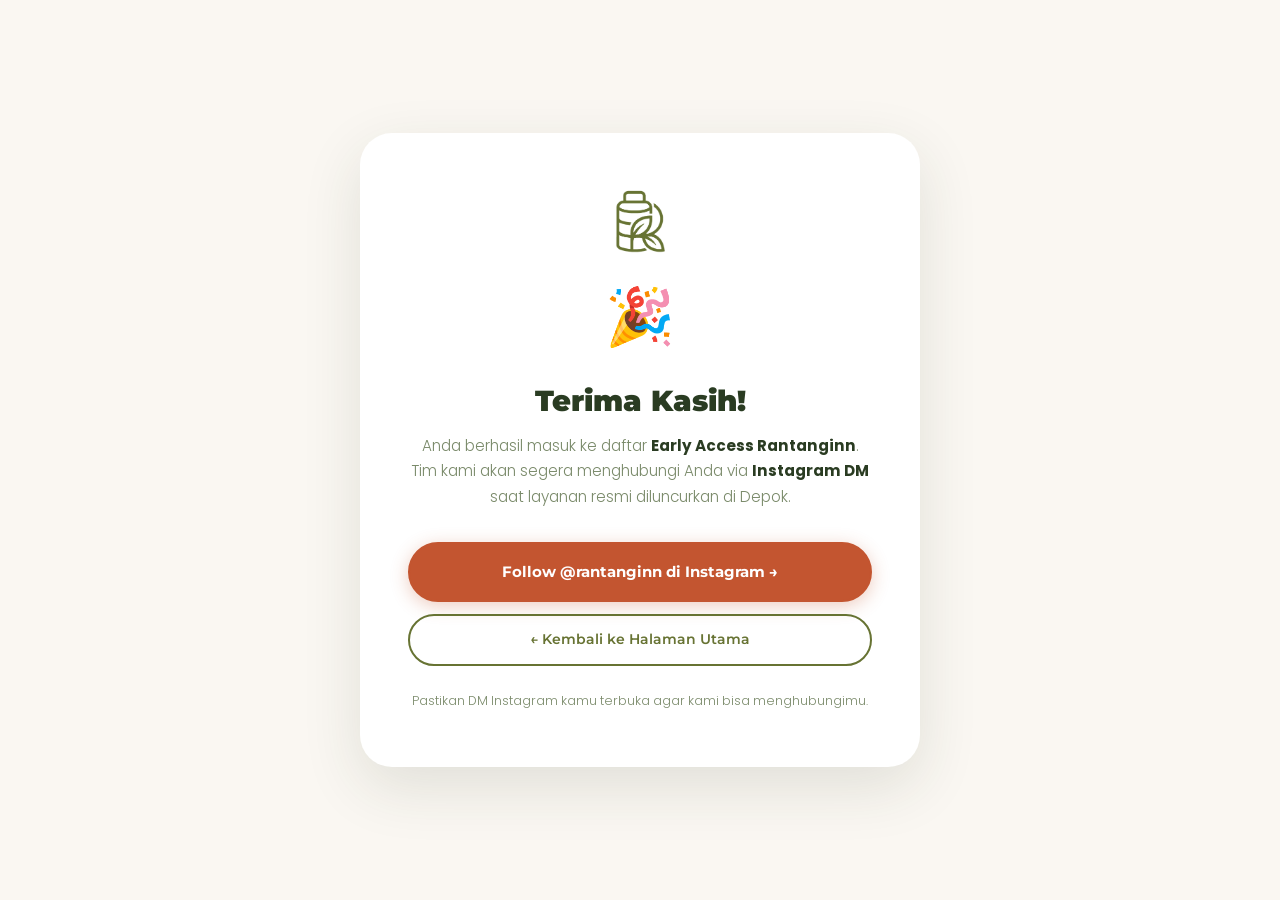
<file: thankyou.html>
<!DOCTYPE html>
<html lang="id">
<head>
  <meta charset="UTF-8" />
  <meta name="viewport" content="width=device-width, initial-scale=1.0" />
  <title>Terima Kasih! — Rantanginn</title>
  <meta name="robots" content="noindex, nofollow" />

  <!-- ═══ Favicon ═══ -->
  <link rel="icon" type="image/png" href="logo png_2.png" />

  <!-- ═══ Fonts ═══ -->
  <link rel="preconnect" href="https://fonts.googleapis.com" />
  <link rel="preconnect" href="https://fonts.gstatic.com" crossorigin />
  <link href="https://fonts.googleapis.com/css2?family=Montserrat:wght@700;800;900&family=Poppins:wght@300;400;500;600&display=swap" rel="stylesheet" />

  <!-- ═══════════════════════════════════════════════════════════
       Google Tag Manager — GTM-5F8ZB35Z
       Container yang sama dengan landing page.
       ════════════════════════════════════════════════════════ -->
  <script>(function(w,d,s,l,i){w[l]=w[l]||[];w[l].push({'gtm.start':
  new Date().getTime(),event:'gtm.js'});var f=d.getElementsByTagName(s)[0],
  j=d.createElement(s),dl=l!='dataLayer'?'&l='+l:'';j.async=true;j.src=
  'https://www.googletagmanager.com/gtm.js?id='+i+dl;f.parentNode.insertBefore(j,f);
  })(window,document,'script','dataLayer','GTM-5F8ZB35Z');</script>
  <!-- End Google Tag Manager -->

  <!-- ═══════════════════════════════════════════════════════════
       LEAD CONVERSION TRACKING
       Anti-duplicate: cek sessionStorage sebelum push event.
       Event hanya dikirim SEKALI per sesi browser.
       Refresh halaman tidak akan men-trigger event ulang.
       ════════════════════════════════════════════════════════ -->
  <script>
    (function() {
      'use strict';

      /*
       * Cek apakah user berasal dari submit form yang valid.
       * Flag 'rantanginn_lead_submitted' di sessionStorage
       * di-set oleh script.js setelah form berhasil dikirim.
       *
       * Jika flag tidak ada → user langsung buka URL ini
       * tanpa submit form → jangan fire event.
       */
      var submitted = sessionStorage.getItem('rantanginn_lead_submitted');

      if (submitted === 'true') {
        /* Hapus flag segera — mencegah duplicate jika refresh */
        sessionStorage.removeItem('rantanginn_lead_submitted');

        /* Push event lead_form_submitted ke dataLayer */
        window.dataLayer = window.dataLayer || [];
        window.dataLayer.push({
          event:            'lead_form_submitted',  /* ← GTM Trigger mendengarkan ini */
          event_category:   'Lead Form',
          event_label:      'Early Access Registration',
          page_type:        'thank_you',
          value:            1,
        });

        console.log('%c✅ lead_form_submitted pushed to dataLayer', 'color:#677333;font-weight:bold');
      } else {
        /* User refresh atau akses langsung — tidak fire event */
        console.log('%c⚠️ Thank You page: no valid submission detected, tracking skipped.', 'color:#e07b39;font-weight:bold');
      }
    })();
  </script>

  <link rel="stylesheet" href="style.css" />

  <style>
    /* ── Thank You Page specific styles ── */
    body {
      min-height: 100vh;
      display: flex;
      flex-direction: column;
      background: var(--bg-warm);
    }
    .ty-wrapper {
      flex: 1;
      display: flex;
      align-items: center;
      justify-content: center;
      padding: 40px 24px;
    }
    .ty-card {
      background: var(--bg-white);
      border-radius: 32px;
      padding: 56px 48px;
      max-width: 560px;
      width: 100%;
      text-align: center;
      box-shadow: 0 20px 60px rgba(42,60,34,.12);
    }
    .ty-logo {
      width: 64px;
      height: 64px;
      object-fit: contain;
      margin: 0 auto 16px;
    }
    .ty-icon {
      font-size: 3.5rem;
      margin-bottom: 20px;
      display: block;
    }
    .ty-title {
      font-family: 'Montserrat', sans-serif;
      font-size: 1.8rem;
      font-weight: 900;
      color: #2A3C22;
      margin-bottom: 14px;
      line-height: 1.2;
    }
    .ty-desc {
      font-family: 'Poppins', sans-serif;
      font-size: .95rem;
      color: #7a8a6a;
      line-height: 1.7;
      margin-bottom: 32px;
    }
    .ty-desc strong { color: #2A3C22; }
    .ty-actions {
      display: flex;
      flex-direction: column;
      gap: 12px;
    }
    .ty-btn-primary {
      display: inline-flex;
      align-items: center;
      justify-content: center;
      gap: 8px;
      background: #C35530;
      color: #fff;
      font-family: 'Montserrat', sans-serif;
      font-weight: 700;
      font-size: .95rem;
      border-radius: 100px;
      padding: 15px 32px;
      border: 2px solid #C35530;
      text-decoration: none;
      transition: all .22s;
      box-shadow: 0 4px 18px rgba(195,85,48,.3);
    }
    .ty-btn-primary:hover {
      background: #a04426;
      border-color: #a04426;
      transform: translateY(-2px);
    }
    .ty-btn-secondary {
      display: inline-flex;
      align-items: center;
      justify-content: center;
      background: transparent;
      color: #677333;
      font-family: 'Montserrat', sans-serif;
      font-weight: 600;
      font-size: .88rem;
      border-radius: 100px;
      padding: 12px 28px;
      border: 2px solid #677333;
      text-decoration: none;
      transition: all .22s;
    }
    .ty-btn-secondary:hover {
      background: #677333;
      color: #fff;
    }
    .ty-note {
      margin-top: 24px;
      font-size: .78rem;
      color: #7a8a6a;
    }
    @media (max-width: 600px) {
      .ty-card { padding: 36px 24px; }
      .ty-title { font-size: 1.4rem; }
    }
  </style>
</head>
<body>

<!-- GTM noscript — wajib tepat setelah <body> -->
<noscript><iframe src="https://www.googletagmanager.com/ns.html?id=GTM-5F8ZB35Z"
height="0" width="0" style="display:none;visibility:hidden"></iframe></noscript>
<!-- End Google Tag Manager (noscript) -->

<div class="ty-wrapper">
  <div class="ty-card">
    <img src="logo png_2 copy.png" alt="Rantanginn" class="ty-logo" />
    <span class="ty-icon" aria-hidden="true">🎉</span>
    <h1 class="ty-title">Terima Kasih!</h1>
    <p class="ty-desc">
      Anda berhasil masuk ke daftar <strong>Early Access Rantanginn</strong>.<br />
      Tim kami akan segera menghubungi Anda via <strong>Instagram DM</strong>
      saat layanan resmi diluncurkan di Depok.
    </p>
    <div class="ty-actions">
      <a href="https://www.instagram.com/rantanginn"
         target="_blank" rel="noopener noreferrer"
         class="ty-btn-primary">
        Follow @rantanginn di Instagram →
      </a>
      <a href="index.html" class="ty-btn-secondary">
        ← Kembali ke Halaman Utama
      </a>
    </div>
    <p class="ty-note">
      Pastikan DM Instagram kamu terbuka agar kami bisa menghubungimu.
    </p>
  </div>
</div>

</body>
</html>
</file>
<file: style.css>
/* ════════════════════════════════════════════════════
   RANTANGINN — Landing Page Stylesheet
   Brand: #677333 primary · #C35530 secondary
          #F69520 accent · #2A3C22 text
   Fonts: Montserrat (headlines) · Poppins (body)
   ════════════════════════════════════════════════════ */

/* ── CSS Custom Properties ── */
:root {
  --primary:        #677333;
  --primary-dark:   #4a5526;
  --primary-light:  #8fa14a;
  --secondary:      #C35530;
  --secondary-dark: #a04426;
  --accent:         #F69520;
  --accent-dark:    #d47e10;
  --text:           #2A3C22;
  --text-body:      #4a5a3a;
  --text-muted:     #7a8a6a;
  --bg-warm:        #faf7f2;
  --bg-beige:       #f3ede3;
  --bg-white:       #ffffff;
  --bg-green:       #2A3C22;
  --border:         #dde8c0;
  --border-light:   #edf3d8;
  --shadow-sm:      0 2px 8px rgba(42,60,34,.07);
  --shadow-md:      0 8px 32px rgba(42,60,34,.11);
  --shadow-lg:      0 20px 60px rgba(42,60,34,.15);
  --radius-sm:      8px;
  --radius-md:      16px;
  --radius-lg:      24px;
  --radius-xl:      32px;
  --section-py:     96px;
  --font-head:      'Montserrat', sans-serif;
  --font-body:      'Poppins', sans-serif;
}

/* ── Reset ── */
*, *::before, *::after { box-sizing: border-box; margin: 0; padding: 0; }
html { scroll-behavior: smooth; font-size: 16px; }
/* Pastikan atribut HTML hidden selalu dihormati, tidak tertimpa CSS */
[hidden] { display: none !important; }
body {
  font-family: var(--font-body);
  font-weight: 300;
  color: var(--text);
  background: var(--bg-warm);
  line-height: 1.7;
  -webkit-font-smoothing: antialiased;
  overflow-x: hidden;
}
img { max-width: 100%; display: block; }
a { color: inherit; text-decoration: none; transition: color .18s; }
ul { list-style: none; }
button { font-family: var(--font-body); cursor: pointer; }

/* ── Container ── */
.container { width: 100%; max-width: 1160px; margin: 0 auto; padding: 0 24px; }

/* ── Section base ── */
.section { padding: var(--section-py) 0; }
.section--white  { background: var(--bg-white); }
.section--light  { background: var(--bg-warm); }
.section--beige  { background: var(--bg-beige); }
.section--green  { background: var(--bg-green); }

/* ── Section header ── */
.section-header { text-align: center; margin-bottom: 64px; }
.section-header--light h2,
.section-header--light p { color: rgba(255,255,255,.9); }
.section-eyebrow {
  display: inline-block;
  font-family: var(--font-head);
  font-size: .72rem;
  font-weight: 700;
  letter-spacing: .1em;
  text-transform: uppercase;
  color: var(--primary);
  background: rgba(103,115,51,.1);
  padding: 5px 14px;
  border-radius: 100px;
  margin-bottom: 14px;
}
.section-eyebrow--light { color: var(--accent); background: rgba(246,149,32,.15); }
.section-header h2 {
  font-family: var(--font-head);
  font-size: clamp(1.8rem, 3vw, 2.6rem);
  font-weight: 800;
  line-height: 1.15;
  color: var(--text);
  margin-bottom: 14px;
}
.section-header p { font-size: 1rem; font-weight: 700; color: var(--text-muted); max-width: 540px; margin: 0 auto; }

/* ── Typography helpers ── */
.text-accent { color: var(--accent); }
.text-primary { color: var(--primary); }
.highlight { color: var(--primary); }

/* ── Badges ── */
.badge {
  display: inline-flex; align-items: center; gap: 6px;
  font-family: var(--font-head); font-size: .72rem; font-weight: 700;
  letter-spacing: .07em; text-transform: uppercase;
  padding: 6px 14px; border-radius: 100px;
}
.badge--coming-soon { background: rgba(246,149,32,.15); color: var(--accent-dark); border: 1px solid rgba(246,149,32,.3); }
.badge--starter     { background: #e8f0d0; color: var(--primary-dark); }
.badge--popular     { background: var(--accent); color: #fff; }

/* Hero coming soon label — tanpa border, padding, background */
.hero__label-coming-soon {
  display: inline-block;
  font-family: var(--font-head);
  font-size: 15px;
  font-weight: 700;
  letter-spacing: .07em;
  text-transform: uppercase;
  color: #ffffff;
  margin-bottom: 16px;
}
.badge--value       { background: var(--secondary); color: #fff; }
.badge--bestseller  { background: var(--accent); color: #fff; }
.badge--healthy     { background: #c8e6c9; color: #2e7d32; }
.badge--protein     { background: #e3f2fd; color: #1565c0; }
.badge--lowcal      { background: #fce4ec; color: #c62828; }
.badge--spicy       { background: #fff3e0; color: #e65100; }

/* ── Buttons ── */
.btn {
  display: inline-flex; align-items: center; justify-content: center; gap: 8px;
  font-family: var(--font-head); font-weight: 700; font-size: .92rem;
  border-radius: 100px; padding: 13px 28px;
  border: 2px solid transparent; transition: all .22s ease; white-space: nowrap;
  cursor: pointer; text-align: center;
}
.btn--cta {
  background: var(--secondary); color: #fff; border-color: var(--secondary);
  box-shadow: 0 4px 18px rgba(195,85,48,.35);
}
.btn--cta:hover { background: var(--secondary-dark); border-color: var(--secondary-dark); transform: translateY(-2px); box-shadow: 0 8px 28px rgba(195,85,48,.45); }
.btn--outline {
  background: transparent; color: var(--primary); border-color: var(--primary);
}
.btn--outline:hover { background: var(--primary); color: #fff; }
.btn--outline-green {
  background: transparent; color: var(--primary); border-color: var(--border);
}
.btn--outline-green:hover { background: var(--primary); color: #fff; border-color: var(--primary); }
.btn--white {
  background: #fff; color: var(--secondary); border-color: #fff;
  box-shadow: 0 4px 18px rgba(0,0,0,.15);
}
.btn--white:hover { background: var(--bg-beige); transform: translateY(-2px); }
.btn--lg  { padding: 16px 40px; font-size: 1rem; }
.btn--full { width: 100%; }

/* Submit button lead form — rata tengah */
#submitBtn { text-align: center; justify-content: center; margin: 0 auto; display: flex; width: 285px; white-space: normal; }

/* ── Required / Error ── */
.required { color: var(--secondary); }
.form-error { font-size: .78rem; color: var(--secondary); display: none; margin-top: 4px; }
.form-error.visible { display: block; }
.is-error { border-color: var(--secondary) !important; }

/* ── Privacy trigger button ── */
.privacy-trigger {
  background: none; border: none; padding: 0;
  color: var(--primary); text-decoration: underline;
  font-size: inherit; font-family: inherit; cursor: pointer;
}
.privacy-trigger:hover { color: var(--primary-dark); }
.privacy-trigger--bold { font-weight: 700; }

/* ════════════════════════════════════════════════════
   NAVBAR
   ════════════════════════════════════════════════════ */
.navbar {
  position: sticky; top: 0; z-index: 200;
  background: rgba(250,247,242,.96);
  backdrop-filter: blur(16px);
  border-bottom: 1px solid var(--border-light);
  padding: 14px 0;
  transition: box-shadow .2s;
}
.navbar__inner {
  display: flex; align-items: center; justify-content: space-between; gap: 24px;
}
.navbar__brand { display: flex; align-items: center; gap: 10px; font-family: var(--font-head); font-weight: 800; font-size: 25px; color: var(--text); }
.navbar__logo  { height: 50px; width: 50px; object-fit: contain; }
.navbar__links { display: flex; align-items: center; gap: 28px; }
.navbar__links a { font-size: 20px; font-weight: 700; color: var(--text-body); transition: color .18s; }
.navbar__links a:hover { color: var(--primary); }
.navbar__burger {
  display: none; flex-direction: column; gap: 5px;
  background: none; border: none; padding: 6px; cursor: pointer;
}
.navbar__burger span { display: block; width: 22px; height: 2px; background: var(--text); border-radius: 2px; transition: all .22s; }
.navbar__mobile {
  padding: 16px 24px 20px;
  background: var(--bg-white);
  border-top: 1px solid var(--border-light);
  flex-direction: column; gap: 12px;
  /* display dikendalikan sepenuhnya oleh JS via hidden attribute */
  display: none;
}
/* Saat JS menghapus [hidden], tampilkan sebagai flex */
.navbar__mobile:not([hidden]) {
  display: flex;
}
.navbar__mobile-link { font-size: .95rem; font-weight: 500; color: var(--text-body); padding: 6px 0; border-bottom: 1px solid var(--border-light); }
.navbar__mobile-link:hover { color: var(--primary); }

/* ════════════════════════════════════════════════════
   HERO
   ════════════════════════════════════════════════════ */
.hero {
  background:
    linear-gradient(140deg, rgba(42,60,34,.88) 0%, rgba(61,82,38,.85) 55%, rgba(90,110,53,.80) 100%),
    url("BRAND PATTERN.png") center/cover no-repeat;
  padding: 40px 0 0; position: relative; overflow: hidden;
}
.hero__blob {
  position: absolute; border-radius: 50%; pointer-events: none; opacity: .08;
}
.hero__blob--1 {
  width: 600px; height: 600px;
  background: var(--accent);
  top: -200px; right: -100px;
  animation: blobFloat 8s ease-in-out infinite;
}
.hero__blob--2 {
  width: 400px; height: 400px;
  background: var(--primary-light);
  bottom: 0; left: -80px;
  animation: blobFloat 10s ease-in-out infinite reverse;
}
@keyframes blobFloat {
  0%,100% { transform: translate(0,0) scale(1); }
  50%      { transform: translate(20px,-20px) scale(1.05); }
}
.hero__inner {
  display: grid; grid-template-columns: 1fr 1fr;
  gap: 56px; align-items: center; position: relative; z-index: 1;
  padding-bottom: 72px;
}
/* Left copy */
.hero__copy { padding-top: 8px; }
.hero__headline {
  font-family: var(--font-head);
  font-size: 30px;
  font-weight: 900; line-height: 1.15; color: #fff;
  margin: 14px 0 20px;
}
.hero__sub { font-size: 15px; font-weight: 700; color: rgba(255,255,255,.78); max-width: 460px; margin-bottom: 28px; }
.hero__sub strong { color: var(--accent); font-weight: 700; }
.hero__badges { display: flex; flex-wrap: wrap; gap: 10px; margin-bottom: 28px; }
.hero__badge {
  display: inline-flex; align-items: center; gap: 6px;
  background: rgba(255,255,255,.12); border: 1px solid rgba(255,255,255,.2);
  color: #fff; font-size: .8rem; font-weight: 500;
  padding: 7px 14px; border-radius: 100px;
  backdrop-filter: blur(6px);
}
.hero__proof {
  display: flex; align-items: center; gap: 12px;
  background: rgba(255,255,255,.08); border: 1px solid rgba(255,255,255,.15);
  border-radius: var(--radius-md); padding: 14px 18px; max-width: 360px;
  font-size: .85rem; color: rgba(255,255,255,.75); margin-bottom: 32px;
}
.hero__proof strong { color: #fff; }
.hero__avatars { display: flex; }
.avatar {
  width: 32px; height: 32px; border-radius: 50%; border: 2px solid #fff;
  display: flex; align-items: center; justify-content: center;
  color: #fff; font-weight: 700; font-size: .78rem; margin-left: -8px;
}
.avatar:first-child { margin-left: 0; }

/* Hero form card */
.hero__form-card {
  background: var(--bg-white); border-radius: var(--radius-xl);
  padding: 36px 32px; box-shadow: var(--shadow-lg);
  position: relative; z-index: 2;
}
/* Form header */
.form-card__eyebrow { font-family: var(--font-head); font-size: 20px; font-weight: 700; letter-spacing: .08em; text-transform: uppercase; color: var(--secondary); margin-bottom: 8px; }
.form-card__title { font-family: var(--font-head); font-size: 20px; font-weight: 800; color: var(--text); line-height: 1.2; margin-bottom: 8px; }
.form-card__sub { font-size: .84rem; font-weight: 700; color: var(--text-muted); line-height: 1.6; margin-bottom: 20px; }
/* Form groups */
.form-group { display: flex; flex-direction: column; gap: 5px; margin-bottom: 18px; }
.form-group label { font-family: var(--font-head); font-size: .82rem; font-weight: 700; color: var(--text); }
.form-group input {
  width: 100%; padding: 13px 16px;
  border: 1.5px solid var(--border); border-radius: var(--radius-sm);
  font-family: var(--font-body); font-size: .93rem; color: var(--text);
  background: var(--bg-warm); outline: none;
  transition: border-color .18s, box-shadow .18s;
}
.form-group input:focus { border-color: var(--primary); box-shadow: 0 0 0 3px rgba(103,115,51,.14); background: #fff; }
/* Input prefix @  */
.input-prefix-wrap { display: flex; align-items: stretch; }
.input-prefix {
  display: flex; align-items: center; padding: 0 14px;
  background: var(--border-light); border: 1.5px solid var(--border); border-right: none;
  border-radius: var(--radius-sm) 0 0 var(--radius-sm);
  font-family: var(--font-head); font-weight: 700; color: var(--text-muted); font-size: .95rem;
}
.input-prefix-wrap input { border-radius: 0 var(--radius-sm) var(--radius-sm) 0; }
/* Privacy */
.form-privacy {
  font-size: 10px;
  color: var(--text-muted);
  text-align: center;
  line-height: 1.6;
  margin-top: 12px;
  display: flex;
  flex-direction: column;
  gap: 6px;
}
.form-privacy p { margin: 0; }
.form-privacy em { font-style: italic; }
/* Success */
.form-success { text-align: center; padding: 12px 0; }
.form-success__icon { font-size: 3rem; margin-bottom: 12px; animation: bounceIn .5s ease; }
.form-success h3 { font-family: var(--font-head); font-size: 1.25rem; font-weight: 800; color: var(--text); margin-bottom: 10px; }
.form-success p { font-size: .88rem; color: var(--text-muted); margin-bottom: 22px; }
@keyframes bounceIn { 0%{transform:scale(.5);opacity:0} 70%{transform:scale(1.1)} 100%{transform:scale(1);opacity:1} }
/* Hero wave */
.hero__wave { position: relative; bottom: -2px; z-index: 3; margin-top: 0; }
.hero__wave svg { width: 100%; height: 70px; display: block; }

/* ════════════════════════════════════════════════════
   PROBLEM SECTION
   ════════════════════════════════════════════════════ */
.problem__grid { display: grid; grid-template-columns: repeat(3,1fr); gap: 24px; }

/* Section header paragraph override untuk #problem */
#problem .section-header p { font-size: 20px; font-weight: 700; color: var(--text-muted); }

/* Section header paragraph override untuk #how, #pricing, #menu */
#how .section-header p,
#pricing .section-header p,
#menu .section-header p { font-size: 20px; font-weight: 700; color: var(--text-muted); }

/* Social proof title 30px bold putih */
#social-proof .section-header h2 { font-size: 30px; font-weight: 700; color: #ffffff; }
#social-proof .section-header p  { color: #ffffff; }

/* FAQ title bold */
#faq .section-header h2 { font-weight: 800; }
.problem-card {
  background: var(--bg-white); border: 1px solid var(--border-light);
  border-radius: var(--radius-lg); padding: 36px 28px; text-align: center;
  transition: transform .22s, box-shadow .22s;
}
.problem-card:hover { transform: translateY(-6px); box-shadow: var(--shadow-md); }
.problem-card__icon { font-size: 3rem; margin-bottom: 18px; }
.problem-card h3 { font-family: var(--font-head); font-size: 1.05rem; font-weight: 800; color: var(--text); margin-bottom: 10px; }
.problem-card p { font-size: .88rem; font-weight: 700; color: var(--text-muted); line-height: 1.65; }

/* ════════════════════════════════════════════════════
   SOLUTION SECTION
   ════════════════════════════════════════════════════ */
.solution__grid { display: grid; grid-template-columns: repeat(2,1fr); gap: 24px; }
.solution-card {
  background: var(--bg-warm); border: 1px solid var(--border);
  border-radius: var(--radius-lg); padding: 32px 28px;
  display: flex; gap: 20px; align-items: flex-start;
  transition: transform .22s, box-shadow .22s;
}
.solution-card:hover { transform: translateY(-4px); box-shadow: var(--shadow-md); }
/* Body wrapper: teks h3 + p stack vertikal dengan gap atas-bawah */
.solution-card__body {
  display: flex; flex-direction: column; gap: 10px;
}
.solution-card__icon {
  width: 64px; height: 64px; flex-shrink: 0;
  background: #fff; border-radius: var(--radius-md);
  display: flex; align-items: center; justify-content: center;
  box-shadow: var(--shadow-sm); padding: 10px;
}
.solution-card__icon img { width: 44px; height: 44px; object-fit: contain; }
.solution-card h3 { font-family: var(--font-head); font-size: .98rem; font-weight: 800; color: var(--text); margin: 0; }
.solution-card p { font-size: .86rem; font-weight: 700; color: var(--text-muted); line-height: 1.6; margin: 0; }

/* Section header paragraph override untuk #solution */
#solution .section-header p { font-size: 20px; font-weight: 700; color: var(--text-muted); }
#solution { padding: 50px 0; }
#solution .section-header { margin-bottom: 50px; }

/* ════════════════════════════════════════════════════
   BENEFIT SECTION
   ════════════════════════════════════════════════════ */
.benefit__inner { display: grid; grid-template-columns: 1fr 1fr; gap: 72px; align-items: center; }
.benefit__image img { width: 100%; border-radius: 0; object-fit: contain; }
.benefit__content .section-eyebrow { margin-bottom: 12px; }
.benefit__content h2 { font-family: var(--font-head); font-size: clamp(1.7rem,2.6vw,2.2rem); font-weight: 800; color: var(--text); margin-bottom: 14px; line-height: 1.2; white-space: normal; }
.benefit__lead { font-size: .95rem; font-weight: 700; color: var(--text-muted); margin-bottom: 28px; }
.benefit__list { display: flex; flex-direction: column; gap: 18px; margin-bottom: 32px; }
.benefit__list li { display: flex; align-items: flex-start; gap: 14px; }
.benefit__list img { width: 28px; height: 28px; object-fit: contain; flex-shrink: 0; margin-top: 2px; }
.benefit__list strong { display: block; font-size: .92rem; font-weight: 600; color: var(--text); margin-bottom: 2px; }
.benefit__list p { font-size: .92rem; font-weight: 700; color: var(--text-muted); line-height: 1.5; margin: 0; }

/* ════════════════════════════════════════════════════
   HOW IT WORKS
   ════════════════════════════════════════════════════ */
.how__timeline {
  display: flex;
  align-items: flex-start;
  justify-content: center;
  gap: 16px;
}
.how-step {
  flex: 1;
  max-width: 300px;
  background: var(--bg-white);
  border: 1px solid var(--border-light);
  border-radius: var(--radius-lg);
  padding: 36px 28px;
  text-align: center;
  box-shadow: var(--shadow-sm);
  transition: transform .22s, box-shadow .22s;
}
.how-step:hover { transform: translateY(-5px); box-shadow: var(--shadow-md); }
.how-step__num {
  width: 52px; height: 52px;
  background: linear-gradient(135deg, var(--primary), var(--primary-light));
  color: #fff;
  font-family: var(--font-head);
  font-size: 1.4rem; font-weight: 900;
  border-radius: 50%;
  display: flex; align-items: center; justify-content: center;
  margin: 0 auto 18px;
  box-shadow: 0 4px 14px rgba(103,115,51,.3);
}
.how-step__body h3 {
  font-family: var(--font-head);
  font-size: 1rem; font-weight: 800;
  color: var(--text); margin-bottom: 10px;
}
.how-step__body p { font-size: .86rem; font-weight: 700; color: var(--text-muted); line-height: 1.65; }
.how__arrow {
  flex-shrink: 0;
  margin-top: 56px;
  opacity: .6;
}

/* ════════════════════════════════════════════════════
   PRICING SECTION
   ════════════════════════════════════════════════════ */
.pricing__grid {
  display: grid;
  grid-template-columns: repeat(2, 1fr);
  gap: 24px;
  margin-bottom: 48px;
}
.pricing-card {
  background: var(--bg-white);
  border: 1.5px solid var(--border-light);
  border-radius: var(--radius-lg);
  padding: 32px 28px;
  position: relative;
  transition: transform .22s, box-shadow .22s;
  display: flex; flex-direction: column; gap: 0;
}
.pricing-card:hover { transform: translateY(-5px); box-shadow: var(--shadow-md); }
.pricing-card--featured {
  border-color: var(--primary);
  border-width: 2px;
  box-shadow: 0 8px 40px rgba(103,115,51,.18);
}
.pricing-card--featured:hover { box-shadow: 0 16px 48px rgba(103,115,51,.25); }
.pricing-card__badge {
  display: inline-flex; align-items: center;
  font-family: var(--font-head); font-size: .7rem; font-weight: 700;
  letter-spacing: .07em; text-transform: uppercase;
  padding: 5px 12px; border-radius: 100px;
  margin-bottom: 14px; align-self: flex-start;
}
.pricing-card__name {
  font-family: var(--font-head);
  font-size: 1.15rem; font-weight: 800;
  color: var(--text); margin-bottom: 8px;
}
.pricing-card__detail {
  display: flex; align-items: center; gap: 8px;
  font-size: .82rem; font-weight: 700; color: var(--text-muted);
  margin-bottom: 20px;
}
.pricing-card__price {
  display: flex; flex-direction: column; gap: 4px;
  margin-bottom: 22px;
  padding-bottom: 22px;
  border-bottom: 1px solid var(--border-light);
}
.price-per {
  font-family: var(--font-head);
  font-size: 1.7rem; font-weight: 900;
  color: var(--primary); line-height: 1;
}
.price-per small { font-size: .75rem; font-weight: 500; color: var(--text-muted); margin-left: 4px; }
.price-total { font-size: .84rem; font-weight: 700; color: var(--text-muted); }
.price-total strong { color: var(--text); font-weight: 700; }
.pricing-card--featured .price-per { color: var(--secondary); }
.pricing-card__benefits {
  flex: 1;
  display: flex; flex-direction: column; gap: 10px;
  margin-bottom: 24px;
}
.pricing-card__benefits li {
  font-size: .84rem; font-weight: 700; color: var(--text-body);
  display: flex; align-items: flex-start; gap: 8px;
}

/* Add-ons */
.addon__section { margin-top: 8px; }
.addon__title {
  font-family: var(--font-head);
  font-size: 1.05rem; font-weight: 800;
  color: var(--text); margin-bottom: 16px;
}
.addon__grid { display: grid; grid-template-columns: 1fr 1fr; gap: 16px; margin-bottom: 16px; }
.addon-card {
  display: flex; align-items: center; justify-content: space-between; gap: 16px;
  background: var(--bg-white);
  border: 1px solid var(--border-light);
  border-radius: var(--radius-md);
  padding: 20px 24px;
}
.addon-card__info h4 { font-family: var(--font-head); font-size: .9rem; font-weight: 700; color: var(--text); margin-bottom: 4px; }
.addon-card__info p  { font-size: .8rem; font-weight: 700; color: var(--text-muted); }
.addon-card__price {
  font-family: var(--font-head);
  font-size: 1rem; font-weight: 900;
  color: var(--primary); white-space: nowrap; flex-shrink: 0;
}
.addon-card__price small { font-size: .7rem; font-weight: 400; color: var(--text-muted); }
.pricing__disclaimer { font-size: .76rem; font-weight: 700; color: var(--text-muted); font-style: italic; margin-top: 8px; }

/* ════════════════════════════════════════════════════
   MENU PREVIEW
   ════════════════════════════════════════════════════ */
.menu__grid {
  display: grid;
  grid-template-columns: repeat(3, 1fr);
  gap: 24px;
  margin-bottom: 56px;
}
.menu-card {
  background: var(--bg-white);
  border: 1px solid var(--border-light);
  border-radius: var(--radius-lg);
  overflow: hidden;
  transition: transform .22s, box-shadow .22s;
}
.menu-card:hover { transform: translateY(-5px); box-shadow: var(--shadow-md); }
.menu-card__img-wrap { position: relative; overflow: hidden; height: 200px; }
.menu-card__img-wrap img {
  width: 100%; height: 100%; object-fit: cover;
  transition: transform .4s ease;
}
.menu-card:hover .menu-card__img-wrap img { transform: scale(1.05); }
.menu-card__badge {
  position: absolute; top: 12px; left: 12px;
  font-family: var(--font-head); font-size: .65rem; font-weight: 700;
  letter-spacing: .06em; text-transform: uppercase;
  padding: 4px 10px; border-radius: 100px;
}
.menu-card__body { padding: 20px; }
.menu-card__category {
  font-size: .72rem; font-weight: 700; font-family: var(--font-head);
  color: var(--primary); text-transform: uppercase;
  letter-spacing: .07em; display: block; margin-bottom: 6px;
}
.menu-card__body h3 {
  font-family: var(--font-head);
  font-size: .98rem; font-weight: 800; color: var(--text);
  margin-bottom: 8px;
}
.menu-card__body p { font-size: .81rem; font-weight: 700; color: var(--text-muted); line-height: 1.6; }

/* CTA card in menu grid */
.menu-card--cta {
  background: linear-gradient(140deg, var(--primary), var(--primary-dark));
  border-color: transparent; display: flex;
  align-items: center; justify-content: center;
}
.menu-card__more { text-align: center; padding: 32px 24px; }
.menu-card__more-icon { font-size: 2.8rem; display: block; margin-bottom: 16px; }
.menu-card__more h3 { font-family: var(--font-head); font-size: 1.1rem; font-weight: 800; color: #fff; margin-bottom: 10px; }
.menu-card__more p { font-size: .84rem; font-weight: 700; color: rgba(255,255,255,.75); margin-bottom: 22px; line-height: 1.6; }
.menu-card--cta .btn--cta { background: var(--accent); border-color: var(--accent); color: #fff; }
.menu-card--cta .btn--cta:hover { background: var(--accent-dark); border-color: var(--accent-dark); }

/* Bottom CTA */
.menu__bottom-cta {
  text-align: center;
  background: var(--bg-warm);
  border: 1.5px dashed var(--border);
  border-radius: var(--radius-lg);
  padding: 48px 32px;
}
.menu__bottom-cta h3 { font-family: var(--font-head); font-size: 1.3rem; font-weight: 800; color: var(--text); margin-bottom: 10px; }
.menu__bottom-cta p  { font-size: .9rem; font-weight: 700; color: var(--text-muted); max-width: 480px; margin: 0 auto 24px; }

/* ════════════════════════════════════════════════════
   SOCIAL PROOF
   ════════════════════════════════════════════════════ */
.proof__grid {
  display: grid;
  grid-template-columns: repeat(3, 1fr);
  gap: 24px;
  margin-bottom: 48px;
}
.proof-card {
  background: rgba(255,255,255,.1);
  border: 1px solid rgba(255,255,255,.12);
  border-radius: var(--radius-lg);
  padding: 32px 28px;
  text-align: center;
  transition: background .22s;
}
.proof-card:hover { background: rgba(255,255,255,.12); }
.proof-card__icon { font-size: 2.5rem; margin-bottom: 16px; }
.proof-card h3 { font-family: var(--font-head); font-size: 1rem; font-weight: 800; color: #fff; margin-bottom: 10px; }
.proof-card p  { font-size: .86rem; font-weight: 700; color: rgba(255,255,255,.72); line-height: 1.65; }
.proof__team { border-radius: var(--radius-xl); overflow: hidden; box-shadow: var(--shadow-lg); }
.proof__team img { width: 100%; height: 360px; object-fit: cover; object-position: center top; }

/* Social proof background image with overlay */
.section--proof-bg {
  background:
    linear-gradient(rgba(42,60,34,.75), rgba(42,60,34,.75)),
    url("MODEL PIC_7.png") center/cover no-repeat;
}

/* ════════════════════════════════════════════════════
   FAQ
   ════════════════════════════════════════════════════ */
.faq__container { max-width: 760px; }
.faq__list { display: flex; flex-direction: column; gap: 12px; }
.faq-item {
  background: var(--bg-white);
  border: 1.5px solid var(--border-light);
  border-radius: var(--radius-md);
  overflow: hidden;
  transition: box-shadow .2s;
}
.faq-item:hover { box-shadow: var(--shadow-sm); }
.faq-item__q {
  width: 100%; display: flex; align-items: center; justify-content: space-between;
  gap: 16px; padding: 20px 24px; background: none; border: none;
  font-family: var(--font-head); font-size: .95rem; font-weight: 700;
  color: var(--text); text-align: left; cursor: pointer;
  transition: color .18s;
}
.faq-item__q:hover { color: var(--primary); }
.faq-item__q[aria-expanded="true"] { color: var(--primary); }
.faq-item__icon {
  width: 28px; height: 28px; flex-shrink: 0;
  background: var(--bg-warm); border-radius: 50%;
  display: flex; align-items: center; justify-content: center;
  font-size: 1.2rem; font-weight: 400; transition: transform .25s;
  color: var(--primary);
}
.faq-item__q[aria-expanded="true"] .faq-item__icon { transform: rotate(45deg); }
.faq-item__a { padding: 0 24px; }
.faq-item__a:not([hidden]) { padding: 0 24px 20px; }
.faq-item__a p { font-size: .88rem; font-weight: 700; color: var(--text-muted); line-height: 1.7; }

/* ════════════════════════════════════════════════════
   CLOSING CTA
   ════════════════════════════════════════════════════ */
.section--cta-closing {
  background: linear-gradient(135deg, var(--primary-dark) 0%, var(--primary) 60%, var(--primary-light) 100%);
  position: relative; overflow: hidden;
}
.section--cta-closing::before {
  content: ''; position: absolute; inset: 0;
  background: url("BRAND PATTERN.png") repeat;
  background-size: 280px; opacity: .04; pointer-events: none;
}
.cta-closing__inner {
  text-align: center; position: relative; z-index: 1;
  max-width: 640px; margin: 0 auto;
}
.cta-closing__inner h2 {
  font-family: var(--font-head);
  font-size: clamp(1.8rem, 3vw, 2.5rem); font-weight: 900;
  color: #fff; margin-bottom: 16px; line-height: 1.2;
}
.cta-closing__inner p { font-size: 1rem; color: rgba(255,255,255,.8); margin-bottom: 32px; }

/* ════════════════════════════════════════════════════
   FOOTER
   ════════════════════════════════════════════════════ */
.footer { background: var(--bg-green); padding: 72px 0 0; }
.footer__inner {
  display: flex; flex-direction: column;
  gap: 32px; padding-bottom: 48px;
  border-bottom: 1px solid rgba(255,255,255,.08);
  align-items: center; text-align: center;
}
.footer__logo { height: 52px; width: 52px; object-fit: contain; margin-bottom: 14px; }
.footer__tagline {
  font-family: var(--font-head); font-size: .88rem; font-weight: 800;
  color: rgba(255,255,255,.85); font-style: italic; margin-bottom: 10px;
}
.footer__desc { font-size: .84rem; font-weight: 700; color: rgba(255,255,255,.55); line-height: 1.65; }
.footer__contact h4 {
  font-family: var(--font-head); font-size: .78rem; font-weight: 700;
  text-transform: uppercase; letter-spacing: .09em;
  color: rgba(255,255,255,.45); margin-bottom: 18px; text-align: center;
}
.footer__contact ul { display: flex; flex-direction: column; gap: 12px; align-items: center; }
.footer__contact li a {
  display: flex; align-items: center; gap: 8px;
  font-size: .86rem; font-weight: 700; color: rgba(255,255,255,.62); transition: color .18s;
}
.footer__contact li a:hover { color: var(--accent); }
.footer__privacy-link {
  display: inline-block; margin-top: 14px;
  font-size: .82rem; font-weight: 700; color: rgba(255,255,255,.38);
  background: none; border: none; cursor: pointer;
  text-decoration: underline; font-family: var(--font-body);
  transition: color .18s;
}
.footer__privacy-link:hover { color: rgba(255,255,255,.7); }
.footer__bottom { padding: 20px 0; text-align: center; }
.footer__bottom p { font-size: .78rem; font-weight: 700; color: rgba(255,255,255,.28); text-align: center; }

/* ════════════════════════════════════════════════════
   MODALS
   ════════════════════════════════════════════════════ */
.modal-overlay {
  position: fixed; inset: 0; z-index: 900;
  background: rgba(26,40,18,.72);
  backdrop-filter: blur(6px);
  display: flex; align-items: center; justify-content: center;
  padding: 24px;
  animation: overlayIn .2s ease;
}
.modal-overlay[hidden] { display: none; }
@keyframes overlayIn { from { opacity: 0; } to { opacity: 1; } }
.modal {
  background: var(--bg-white);
  border-radius: var(--radius-xl);
  padding: 44px 40px;
  max-width: 520px; width: 100%;
  max-height: 90vh; overflow-y: auto;
  position: relative;
  animation: modalUp .28s cubic-bezier(.16,1,.3,1);
}
@keyframes modalUp {
  from { transform: translateY(32px); opacity: 0; }
  to   { transform: translateY(0);    opacity: 1; }
}
.modal__close {
  position: absolute; top: 18px; right: 20px;
  background: var(--bg-warm); border: none; border-radius: 50%;
  width: 32px; height: 32px; font-size: 1.2rem; line-height: 1;
  color: var(--text-muted); cursor: pointer;
  display: flex; align-items: center; justify-content: center;
  transition: background .18s;
}
.modal__close:hover { background: var(--border); }
.modal__logo {
  display: flex; align-items: center; gap: 10px;
  font-family: var(--font-head); font-weight: 800;
  font-size: 1rem; color: var(--text); margin-bottom: 20px;
}
.modal__logo img { width: 40px; height: 40px; object-fit: contain; }
.modal h2 { font-family: var(--font-head); font-size: 1.35rem; font-weight: 800; color: var(--text); margin-bottom: 4px; }
.modal__date { font-size: .76rem; color: var(--text-muted); margin-bottom: 24px; }
.modal__body h3 { font-family: var(--font-head); font-size: .88rem; font-weight: 800; color: var(--text); margin: 20px 0 6px; }
.modal__body h3:first-child { margin-top: 0; }
.modal__body p { font-size: .84rem; color: var(--text-muted); line-height: 1.7; }
.modal__body a { color: var(--primary); text-decoration: underline; }
.modal > .btn { margin-top: 28px; }

/* Thank You modal */
.modal--thankyou { text-align: center; }
.thankyou__icon { font-size: 4rem; margin-bottom: 12px; animation: bounceIn .5s ease; }
.modal--thankyou h2 { font-size: 1.6rem; font-weight: 900; margin-bottom: 12px; }
.modal--thankyou p { font-size: .9rem; color: var(--text-muted); margin-bottom: 28px; line-height: 1.65; }
.thankyou__actions { display: flex; flex-direction: column; gap: 12px; }

/* ════════════════════════════════════════════════════
   RESPONSIVE — Tablet ≤ 960px
   ════════════════════════════════════════════════════ */
@media (max-width: 960px) {
  :root { --section-py: 72px; }

  /* Navbar */
  .navbar__links { display: none; }
  .navbar__burger { display: flex; }

  /* Hero */
  .hero__inner { grid-template-columns: 1fr; gap: 40px; }
  .hero__copy { text-align: center; }
  .hero__badges, .hero__proof { justify-content: center; }
  .hero__proof { margin: 0 auto 28px; }
  .hero__form-card { max-width: 560px; margin: 0 auto; }

  /* Benefit */
  .benefit__inner { grid-template-columns: 1fr; gap: 48px; }
  .benefit__image { order: -1; }
  .benefit__image img { max-height: 420px; width: 100%; object-fit: contain; }
  .benefit__content h2 { font-size: clamp(1.4rem, 4vw, 2rem); white-space: normal; }
  .benefit__lead { font-size: .9rem; }

  /* How */
  .how__timeline { flex-direction: column; align-items: center; }
  .how-step { max-width: 100%; width: 100%; }
  .how__arrow { transform: rotate(90deg); margin: 0; }

  /* Pricing */
  .pricing__grid { grid-template-columns: 1fr; }
  .addon__grid   { grid-template-columns: 1fr; }

  /* Menu */
  .menu__grid { grid-template-columns: repeat(2, 1fr); }

  /* Proof */
  .proof__grid { grid-template-columns: 1fr; max-width: 480px; margin: 0 auto 48px; }

  /* Footer */
  .footer__brand { grid-column: 1 / -1; }
}

/* ════════════════════════════════════════════════════
   RESPONSIVE — Mobile ≤ 600px
   ════════════════════════════════════════════════════ */
@media (max-width: 600px) {
  :root { --section-py: 56px; }

  .navbar__logo { height: 40px; width: 40px; }
  .hero { padding-top: 60px; }
  .hero__headline { font-size: 1.75rem; }
  .hero__form-card { padding: 24px 18px; }

  .problem__grid  { grid-template-columns: 1fr; }
  .solution__grid { grid-template-columns: 1fr; }
  .menu__grid     { grid-template-columns: 1fr; }

  /* Benefit mobile */
  .benefit__image img { max-height: 280px; }
  .benefit__content h2 { font-size: 1.4rem; white-space: normal; }
  .benefit__lead { font-size: .85rem; }

  .modal { padding: 28px 20px; }
  .thankyou__actions { gap: 10px; }

  .footer__inner { display: flex; }
  .footer__brand { grid-column: auto; }

  .btn--lg { padding: 14px 28px; font-size: .92rem; }
}

/* ════════════════════════════════════════════════════
   UTILITY — Lazy load fade-in
   ════════════════════════════════════════════════════ */
.reveal {
  opacity: 0;
  transform: translateY(24px);
  transition: opacity .55s ease, transform .55s ease;
}
.reveal.visible {
  opacity: 1;
  transform: translateY(0);
}
</file>
